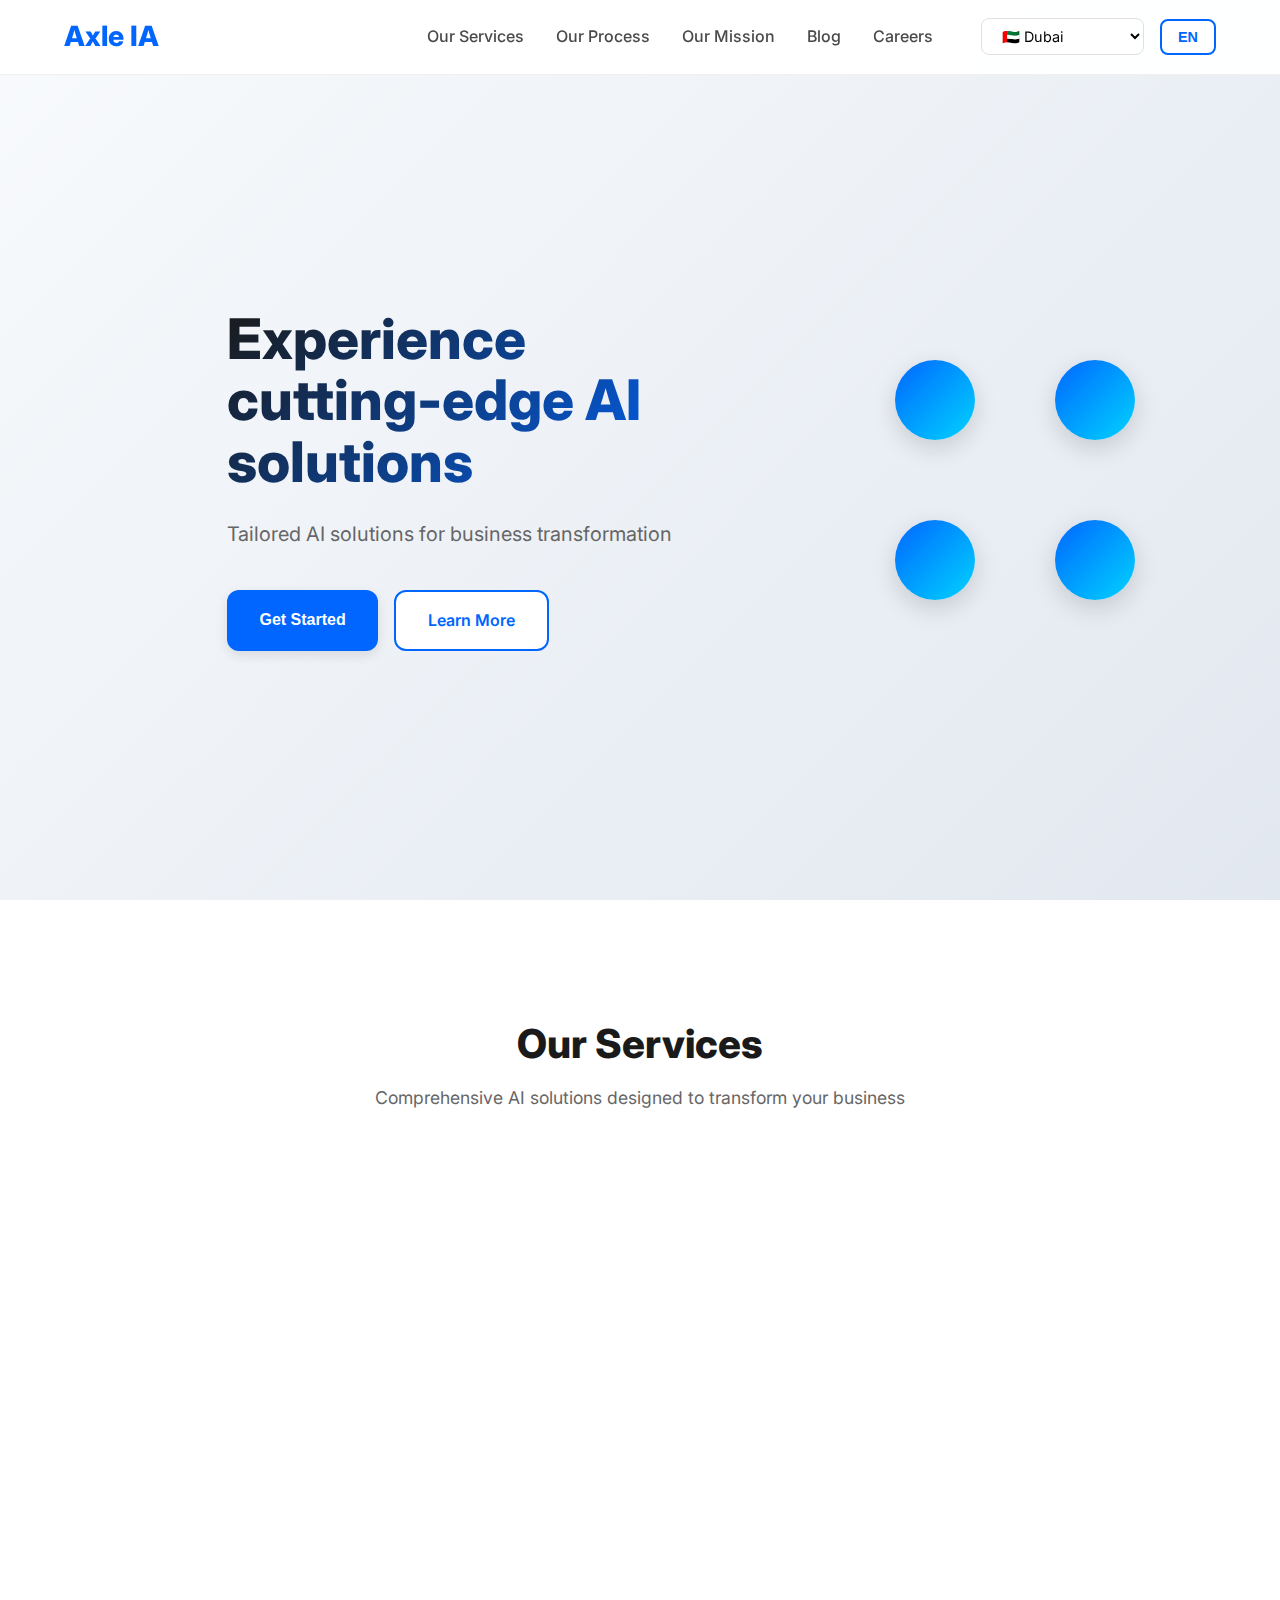
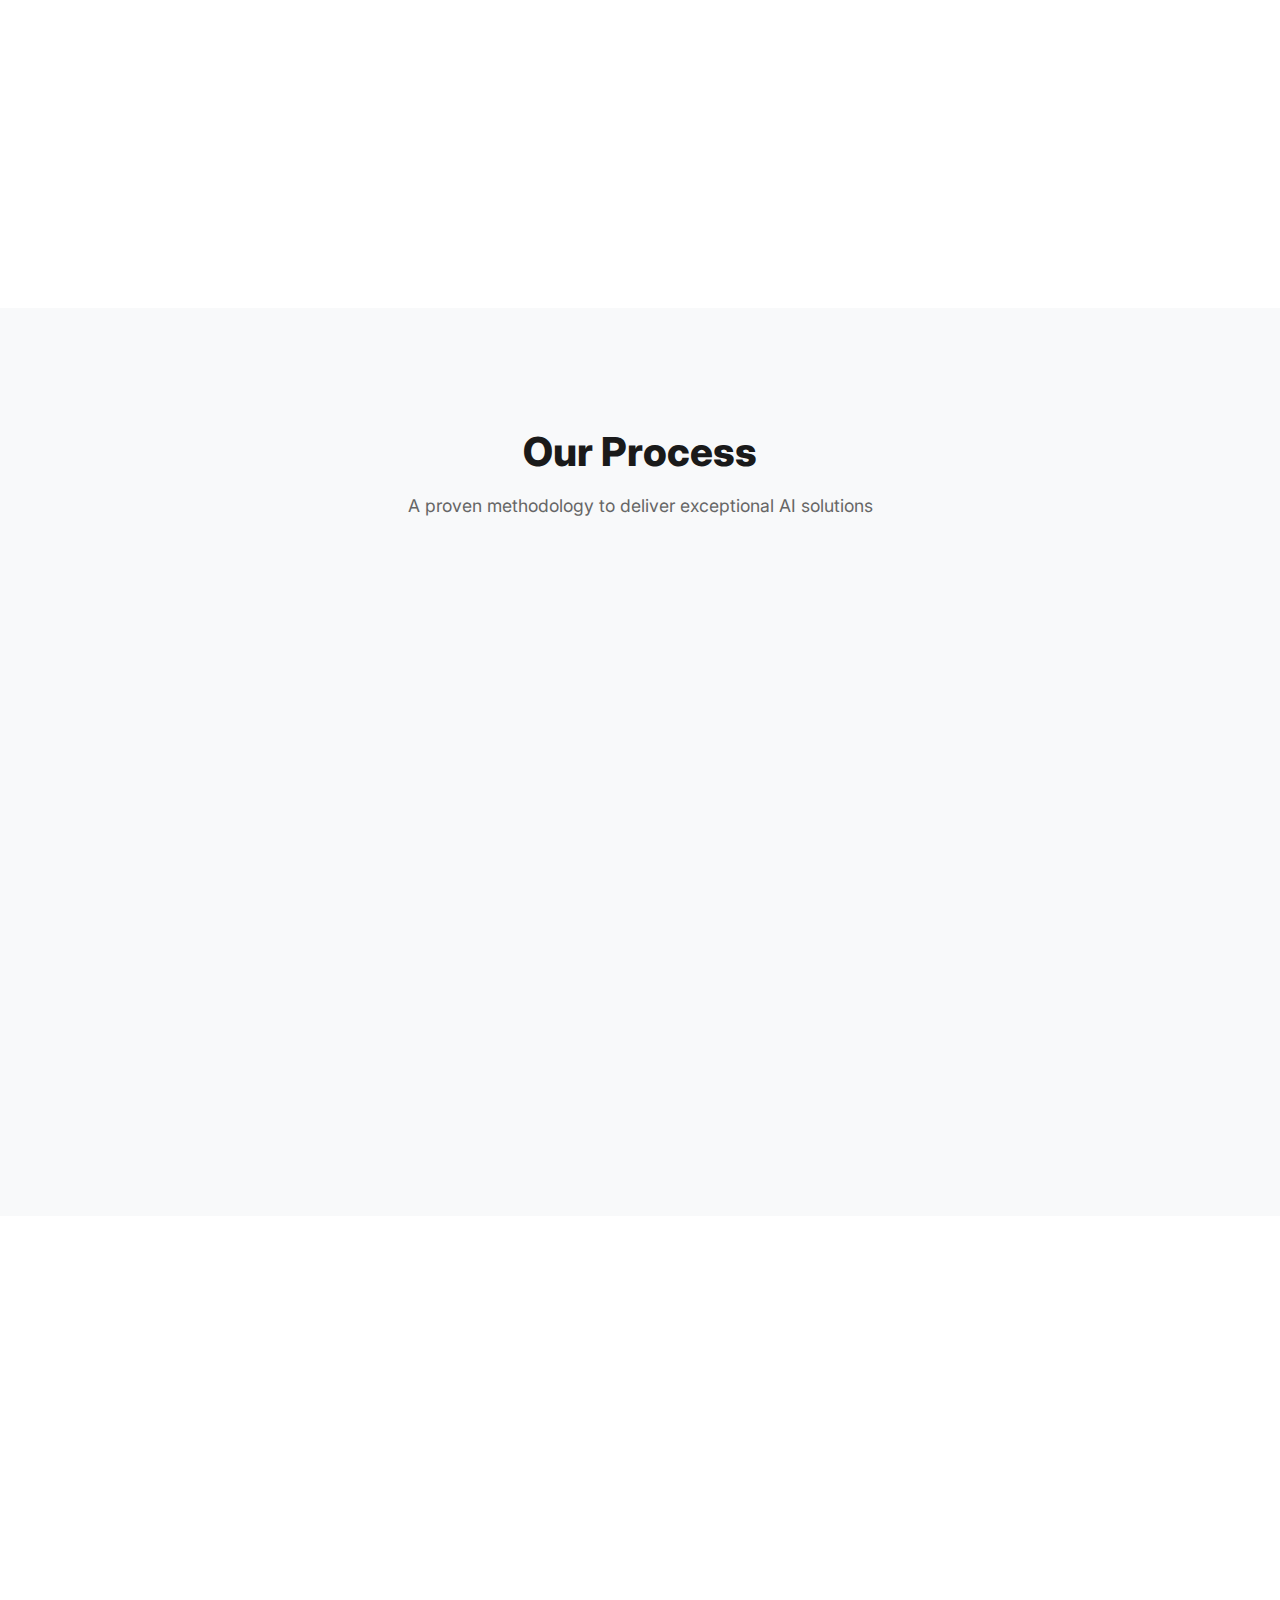
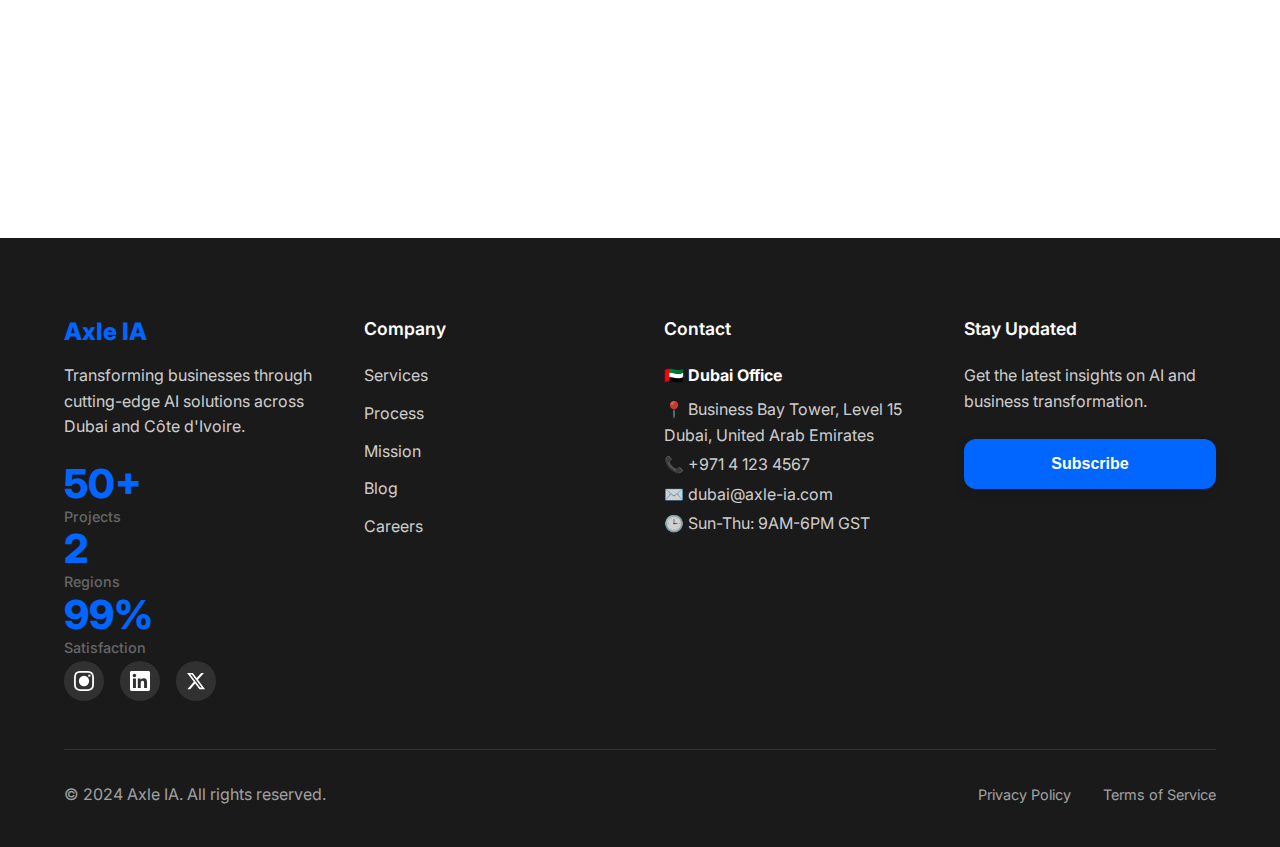
<file: index.html>
<!DOCTYPE html>
<html lang="en">
<head>
    <meta charset="UTF-8">
    <meta name="viewport" content="width=device-width, initial-scale=1.0">
    <meta name="description" content="Axle IA - Experience cutting-edge AI solutions tailored for business transformation. Dubai & Côte d'Ivoire.">
    <meta name="keywords" content="AI, Artificial Intelligence, Business Solutions, Automation, Chatbots, Digital Marketing, Dubai, Côte d'Ivoire">
    <meta name="author" content="Axle IA">
    <title>Axle IA - AI Solutions for Business</title>
    
    <!-- Styles -->
    <link rel="stylesheet" href="css/styles.css">
    <link rel="stylesheet" href="css/responsive.css">
    
    <!-- Fonts -->
    <link rel="preconnect" href="https://fonts.googleapis.com">
    <link rel="preconnect" href="https://fonts.gstatic.com" crossorigin>
    <link href="https://fonts.googleapis.com/css2?family=Inter:wght@300;400;500;600;700;800&display=swap" rel="stylesheet">
    
    <!-- Favicon -->
    <link rel="icon" type="image/x-icon" href="assets/favicon.ico">
</head>
<body>
    <!-- Navigation -->
    <header class="header">
        <nav class="navbar">
            <div class="container">
                <div class="nav-brand">
                    <h1 class="logo">Axle IA</h1>
                </div>
                
                <div class="nav-menu" id="navMenu">
                    <a href="#services" class="nav-link" data-translate="nav_services">Our Services</a>
                    <a href="#process" class="nav-link" data-translate="nav_process">Our Process</a>
                    <a href="#mission" class="nav-link" data-translate="nav_mission">Our Mission</a>
                    <a href="pages/blog.html" class="nav-link" data-translate="nav_blog">Blog</a>
                    <a href="pages/careers.html" class="nav-link" data-translate="nav_careers">Careers</a>
                    
                    <div class="nav-controls">
                        <select id="regionSelector" class="region-selector" aria-label="Select region">
                            <option value="dubai">🇦🇪 Dubai</option>
                            <option value="ci">🇨🇮 Côte d'Ivoire</option>
                        </select>
                        <button id="langToggle" class="lang-toggle" aria-label="Toggle language">EN</button>
                    </div>
                </div>
                
                <button class="nav-toggle" id="navToggle" aria-label="Toggle navigation">
                    <span class="hamburger-line"></span>
                    <span class="hamburger-line"></span>
                    <span class="hamburger-line"></span>
                </button>
            </div>
        </nav>
    </header>

    <!-- Main Content -->
    <main>
        <!-- Hero Section -->
        <section class="hero" id="hero">
            <!-- 3D Abstract Shapes -->
            <div class="shape-3d large" style="top: 10%; right: 15%; z-index: 1;"></div>
            <div class="shape-3d medium" style="top: 60%; right: 5%; z-index: 1;"></div>
            <div class="shape-3d small" style="top: 80%; right: 30%; z-index: 1;"></div>
            <div class="organic-shape" style="top: 20%; right: 40%; width: 150px; height: 150px; z-index: 1;"></div>
            <div class="organic-shape" style="top: 70%; right: 60%; width: 100px; height: 100px; z-index: 1;"></div>
            
            <div class="container">
                <div class="hero-content">
                    <h1 class="hero-title" data-translate="hero_title">
                        Experience cutting-edge AI solutions
                    </h1>
                    <p class="hero-subtitle" data-translate="hero_subtitle">
                        Tailored AI solutions for business transformation
                    </p>
                    <div class="hero-actions">
                        <button class="cta-button primary" id="getStartedBtn" data-translate="cta_button">
                            Get Started
                        </button>
                        <a href="#services" class="cta-button secondary" data-translate="learn_more">
                            Learn More
                        </a>
                    </div>
                </div>
                <div class="hero-visual">
                    <div class="hero-graphic">
                        <div class="ai-nodes">
                            <div class="node node-1"></div>
                            <div class="node node-2"></div>
                            <div class="node node-3"></div>
                            <div class="node node-4"></div>
                        </div>
                    </div>
                </div>
            </div>
        </section>

        <!-- Services Section -->
        <section class="services" id="services">
            <div class="container">
                <div class="section-header">
                    <h2 class="section-title" data-translate="services_title">Our Services</h2>
                    <p class="section-subtitle" data-translate="services_subtitle">
                        Comprehensive AI solutions designed to transform your business
                    </p>
                </div>
                
                <div class="services-grid">
                    <div class="service-card" data-aos="fade-up" data-aos-delay="100">
                        <div class="service-icon">
                            <svg width="48" height="48" viewBox="0 0 24 24" fill="none" xmlns="http://www.w3.org/2000/svg">
                                <path d="M12 2L2 7V17C2 17.55 2.45 18 3 18H21C21.55 18 22 17.55 22 17V7L12 2Z" stroke="currentColor" stroke-width="2" stroke-linecap="round" stroke-linejoin="round"/>
                                <path d="M12 22V12" stroke="currentColor" stroke-width="2" stroke-linecap="round" stroke-linejoin="round"/>
                                <path d="M12 12L2 7" stroke="currentColor" stroke-width="2" stroke-linecap="round" stroke-linejoin="round"/>
                                <path d="M12 12L22 7" stroke="currentColor" stroke-width="2" stroke-linecap="round" stroke-linejoin="round"/>
                            </svg>
                        </div>
                        <h3 class="service-title" data-translate="service_ai_agents">Tailored AI Agents</h3>
                        <p class="service-description" data-translate="service_ai_agents_desc">
                            Custom AI solutions designed specifically for your business needs and workflows
                        </p>
                    </div>

                    <div class="service-card" data-aos="fade-up" data-aos-delay="200">
                        <div class="service-icon">
                            <svg width="48" height="48" viewBox="0 0 24 24" fill="none" xmlns="http://www.w3.org/2000/svg">
                                <path d="M12 20V10" stroke="currentColor" stroke-width="2" stroke-linecap="round" stroke-linejoin="round"/>
                                <path d="M18 20V4" stroke="currentColor" stroke-width="2" stroke-linecap="round" stroke-linejoin="round"/>
                                <path d="M6 20V16" stroke="currentColor" stroke-width="2" stroke-linecap="round" stroke-linejoin="round"/>
                            </svg>
                        </div>
                        <h3 class="service-title" data-translate="service_automation">Smart Process Automation</h3>
                        <p class="service-description" data-translate="service_automation_desc">
                            Streamline your operations with intelligent automation that learns and adapts
                        </p>
                    </div>

                    <div class="service-card" data-aos="fade-up" data-aos-delay="300">
                        <div class="service-icon">
                            <svg width="48" height="48" viewBox="0 0 24 24" fill="none" xmlns="http://www.w3.org/2000/svg">
                                <path d="M21 15C21 15.5304 20.7893 16.0391 20.4142 16.4142C20.0391 16.7893 19.5304 17 19 17H7L3 21V5C3 4.46957 3.21071 3.96086 3.58579 3.58579C3.96086 3.21071 4.46957 3 5 3H19C19.5304 3 20.0391 3.21071 20.4142 3.58579C20.7893 3.96086 21 4.46957 21 5V15Z" stroke="currentColor" stroke-width="2" stroke-linecap="round" stroke-linejoin="round"/>
                            </svg>
                        </div>
                        <h3 class="service-title" data-translate="service_chatbot">Chatbot Development</h3>
                        <p class="service-description" data-translate="service_chatbot_desc">
                            Engage customers 24/7 with smart conversational AI that understands context
                        </p>
                    </div>

                    <div class="service-card" data-aos="fade-up" data-aos-delay="400">
                        <div class="service-icon">
                            <svg width="48" height="48" viewBox="0 0 24 24" fill="none" xmlns="http://www.w3.org/2000/svg">
                                <path d="M12 22C17.5228 22 22 17.5228 22 12C22 6.47715 17.5228 2 12 2C6.47715 2 2 6.47715 2 12C2 17.5228 6.47715 22 12 22Z" stroke="currentColor" stroke-width="2" stroke-linecap="round" stroke-linejoin="round"/>
                                <path d="M2 12H22" stroke="currentColor" stroke-width="2" stroke-linecap="round" stroke-linejoin="round"/>
                                <path d="M12 2C14.5013 4.73835 15.9228 8.29203 16 12C15.9228 15.708 14.5013 19.2616 12 22C9.49872 19.2616 8.07725 15.708 8 12C8.07725 8.29203 9.49872 4.73835 12 2Z" stroke="currentColor" stroke-width="2" stroke-linecap="round" stroke-linejoin="round"/>
                            </svg>
                        </div>
                        <h3 class="service-title" data-translate="service_marketing">Data-Driven Digital Marketing</h3>
                        <p class="service-description" data-translate="service_marketing_desc">
                            Optimize your marketing strategies with AI-powered insights and analytics
                        </p>
                    </div>

                    <div class="service-card" data-aos="fade-up" data-aos-delay="500">
                        <div class="service-icon">
                            <svg width="48" height="48" viewBox="0 0 24 24" fill="none" xmlns="http://www.w3.org/2000/svg">
                                <path d="M14.7 6.3C15.1 6.7 15.1 7.3 14.7 7.7L11.4 11L14.7 14.3C15.1 14.7 15.1 15.3 14.7 15.7C14.3 16.1 13.7 16.1 13.3 15.7L9.3 11.7C8.9 11.3 8.9 10.7 9.3 10.3L13.3 6.3C13.7 5.9 14.3 5.9 14.7 6.3Z" fill="currentColor"/>
                                <path d="M22 12C22 17.5228 17.5228 22 12 22C6.47715 22 2 17.5228 2 12C2 6.47715 6.47715 2 12 2C17.5228 2 22 6.47715 22 12Z" stroke="currentColor" stroke-width="2" fill="none"/>
                            </svg>
                        </div>
                        <h3 class="service-title" data-translate="service_integration">Seamless Integration</h3>
                        <p class="service-description" data-translate="service_integration_desc">
                            Integrate AI solutions smoothly into your existing systems and workflows
                        </p>
                    </div>
                </div>
            </div>
        </section>

        <!-- Process Section -->
        <section class="process" id="process">
            <div class="container">
                <div class="section-header">
                    <h2 class="section-title" data-translate="process_title">Our Process</h2>
                    <p class="section-subtitle" data-translate="process_subtitle">
                        A proven methodology to deliver exceptional AI solutions
                    </p>
                </div>
                
                <div class="process-timeline">
                    <div class="process-step" data-aos="fade-right" data-aos-delay="100">
                        <div class="step-number">1</div>
                        <div class="step-content">
                            <h3 class="step-title" data-translate="process_step1">Introductory Consultation</h3>
                            <p class="step-description" data-translate="process_step1_desc">
                                Understanding your unique business challenges, goals, and current technological landscape
                            </p>
                        </div>
                    </div>

                    <div class="process-step" data-aos="fade-left" data-aos-delay="200">
                        <div class="step-number">2</div>
                        <div class="step-content">
                            <h3 class="step-title" data-translate="process_step2">Tailored Strategy Development</h3>
                            <p class="step-description" data-translate="process_step2_desc">
                                Creating a customized AI implementation plan that aligns with your business objectives
                            </p>
                        </div>
                    </div>

                    <div class="process-step" data-aos="fade-right" data-aos-delay="300">
                        <div class="step-number">3</div>
                        <div class="step-content">
                            <h3 class="step-title" data-translate="process_step3">Seamless Implementation</h3>
                            <p class="step-description" data-translate="process_step3_desc">
                                Deploying AI solutions with minimal disruption to your existing operations
                            </p>
                        </div>
                    </div>

                    <div class="process-step" data-aos="fade-left" data-aos-delay="400">
                        <div class="step-number">4</div>
                        <div class="step-content">
                            <h3 class="step-title" data-translate="process_step4">Ongoing Support and Optimization</h3>
                            <p class="step-description" data-translate="process_step4_desc">
                                Continuous improvement, monitoring, and dedicated support to maximize ROI
                            </p>
                        </div>
                    </div>
                </div>
            </div>
        </section>

        <!-- Mission Section -->
        <section class="mission" id="mission">
            <div class="container">
                <div class="mission-content">
                    <div class="mission-text" data-aos="fade-up">
                        <h2 class="section-title" data-translate="mission_title">Our Mission</h2>
                        <h3 class="mission-statement" data-translate="mission_statement">
                            Helping businesses work smarter with AI
                        </h3>
                        <p class="mission-description" data-translate="mission_description">
                            We empower companies through AI technologies, making innovation accessible to businesses of all sizes. 
                            Our goal is to bridge the gap between cutting-edge artificial intelligence and practical business solutions.
                        </p>
                        <div class="mission-stats">
                            <div class="stat">
                                <span class="stat-number">50+</span>
                                <span class="stat-label" data-translate="stat_projects">Projects Delivered</span>
                            </div>
                            <div class="stat">
                                <span class="stat-number">2</span>
                                <span class="stat-label" data-translate="stat_regions">Regions Served</span>
                            </div>
                            <div class="stat">
                                <span class="stat-number">99%</span>
                                <span class="stat-label" data-translate="stat_satisfaction">Client Satisfaction</span>
                            </div>
                        </div>
                    </div>
                    <div class="mission-visual" data-aos="fade-up" data-aos-delay="200">
                        <div class="globe-container">
                            <div class="globe">
                                <div class="globe-inner"></div>
                            </div>
                        </div>
                    </div>
                </div>
            </div>
        </section>
    </main>

    <!-- Footer -->
    <footer class="footer">
        <div class="container">
            <div class="footer-content">
                <div class="footer-section">
                    <h3 class="footer-title">Axle IA</h3>
                    <p class="footer-description" data-translate="footer_description">
                        Transforming businesses through cutting-edge AI solutions across Dubai and Côte d'Ivoire.
                    </p>
                    <div class="footer-stats">
                        <div class="footer-stat">
                            <span class="stat-number">50+</span>
                            <span class="stat-label" data-translate="footer_stat_projects">Projects</span>
                        </div>
                        <div class="footer-stat">
                            <span class="stat-number">2</span>
                            <span class="stat-label" data-translate="footer_stat_regions">Regions</span>
                        </div>
                        <div class="footer-stat">
                            <span class="stat-number">99%</span>
                            <span class="stat-label" data-translate="footer_stat_satisfaction">Satisfaction</span>
                        </div>
                    </div>
                    <div class="social-links">
                        <a href="https://instagram.com/axle.ia" target="_blank" rel="noopener noreferrer" aria-label="Instagram">
                            <svg width="20" height="20" viewBox="0 0 24 24" fill="currentColor">
                                <path d="M12 2.163c3.204 0 3.584.012 4.85.07 3.252.148 4.771 1.691 4.919 4.919.058 1.265.069 1.645.069 4.849 0 3.205-.012 3.584-.069 4.849-.149 3.225-1.664 4.771-4.919 4.919-1.266.058-1.644.07-4.85.07-3.204 0-3.584-.012-4.849-.07-3.26-.149-4.771-1.699-4.919-4.92-.058-1.265-.07-1.644-.07-4.849 0-3.204.013-3.583.07-4.849.149-3.227 1.664-4.771 4.919-4.919 1.266-.057 1.645-.069 4.849-.069zm0-2.163c-3.259 0-3.667.014-4.947.072-4.358.2-6.78 2.618-6.98 6.98-.059 1.281-.073 1.689-.073 4.948 0 3.259.014 3.668.072 4.948.2 4.358 2.618 6.78 6.98 6.98 1.281.058 1.689.072 4.948.072 3.259 0 3.668-.014 4.948-.072 4.354-.2 6.782-2.618 6.979-6.98.059-1.28.073-1.689.073-4.948 0-3.259-.014-3.667-.072-4.947-.196-4.354-2.617-6.78-6.979-6.98-1.281-.059-1.69-.073-4.949-.073zM5.838 12a6.162 6.162 0 1112.324 0 6.162 6.162 0 01-12.324 0zM12 16a4 4 0 110-8 4 4 0 010 8zm4.965-10.405a1.44 1.44 0 112.881.001 1.44 1.44 0 01-2.881-.001z"/>
                            </svg>
                        </a>
                        <a href="https://linkedin.com/company/axle-ia" target="_blank" rel="noopener noreferrer" aria-label="LinkedIn">
                            <svg width="20" height="20" viewBox="0 0 24 24" fill="currentColor">
                                <path d="M20.447 20.452h-3.554v-5.569c0-1.328-.027-3.037-1.852-3.037-1.853 0-2.136 1.445-2.136 2.939v5.667H9.351V9h3.414v1.561h.046c.477-.9 1.637-1.85 3.37-1.85 3.601 0 4.267 2.37 4.267 5.455v6.286zM5.337 7.433c-1.144 0-2.063-.926-2.063-2.065 0-1.138.92-2.063 2.063-2.063 1.14 0 2.064.925 2.064 2.063 0 1.139-.925 2.065-2.064 2.065zm1.782 13.019H3.555V9h3.564v11.452zM22.225 0H1.771C.792 0 0 .774 0 1.729v20.542C0 23.227.792 24 1.771 24h20.451C23.2 24 24 23.227 24 22.271V1.729C24 .774 23.2 0 22.222 0h.003z"/>
                            </svg>
                        </a>
                        <a href="https://twitter.com/axle_ia" target="_blank" rel="noopener noreferrer" aria-label="Twitter">
                            <svg width="20" height="20" viewBox="0 0 24 24" fill="currentColor">
                                <path d="M18.244 2.25h3.308l-7.227 8.26 8.502 11.24H16.17l-5.214-6.817L4.99 21.75H1.68l7.73-8.835L1.254 2.25H8.08l4.713 6.231zm-1.161 17.52h1.833L7.084 4.126H5.117z"/>
                            </svg>
                        </a>
                    </div>
                </div>

                <div class="footer-section">
                    <h4 class="footer-section-title" data-translate="footer_company">Company</h4>
                    <ul class="footer-links">
                        <li><a href="#services" data-translate="footer_services">Services</a></li>
                        <li><a href="#process" data-translate="footer_process">Process</a></li>
                        <li><a href="#mission" data-translate="footer_mission">Mission</a></li>
                        <li><a href="pages/blog.html" data-translate="footer_blog">Blog</a></li>
                        <li><a href="pages/careers.html" data-translate="footer_careers">Careers</a></li>
                    </ul>
                </div>

                <div class="footer-section">
                    <h4 class="footer-section-title" data-translate="footer_contact">Contact</h4>
                    <div class="contact-info">
                        <div class="region-specific dubai-content">
                            <div class="contact-location">
                                <strong>🇦🇪 Dubai Office</strong>
                                <p>📍 Business Bay Tower, Level 15<br>Dubai, United Arab Emirates</p>
                                <p>📞 +971 4 123 4567</p>
                                <p>✉️ dubai@axle-ia.com</p>
                                <p>🕒 Sun-Thu: 9AM-6PM GST</p>
                            </div>
                        </div>
                        <div class="region-specific ci-content" style="display: none;">
                            <div class="contact-location">
                                <strong>🇨🇮 Côte d'Ivoire Office</strong>
                                <p>📍 Plateau, Tour ECOBANK, 8ème étage<br>Abidjan, Côte d'Ivoire</p>
                                <p>📞 +225 27 20 25 85 90</p>
                                <p>✉️ abidjan@axle-ia.com</p>
                                <p>🕒 Lun-Ven: 8H-17H GMT</p>
                            </div>
                        </div>
                    </div>
                </div>

                <div class="footer-section">
                    <h4 class="footer-section-title" data-translate="footer_newsletter">Stay Updated</h4>
                    <p class="newsletter-description" data-translate="newsletter_description">
                        Get the latest insights on AI and business transformation.
                    </p>
                    <button class="cta-button primary newsletter-btn" id="newsletterBtn" data-translate="newsletter_button">
                        Subscribe
                    </button>
                </div>
            </div>

            <div class="footer-bottom">
                <div class="footer-bottom-content">
                    <p class="copyright" data-translate="footer_copyright">
                        © 2024 Axle IA. All rights reserved.
                    </p>
                    <div class="footer-bottom-links">
                        <a href="#" data-translate="privacy_policy">Privacy Policy</a>
                        <a href="#" data-translate="terms_service">Terms of Service</a>
                    </div>
                </div>
            </div>
        </div>
    </footer>

    <!-- Contact Modal -->
    <div id="contactModal" class="modal">
        <div class="modal-content">
            <div class="modal-header">
                <h3 data-translate="modal_title">Get Started with Axle IA</h3>
                <button class="modal-close" id="closeModal" aria-label="Close modal">&times;</button>
            </div>
            <form id="contactForm" class="contact-form enhanced-form">
                <!-- Informations de Base -->
                <div class="form-section">
                    <h4 class="form-section-title" data-translate="form_section_basic">📋 Informations de Base</h4>
                    
                    <div class="form-row">
                        <div class="form-group">
                            <label for="name" data-translate="form_name">Nom complet</label>
                            <input type="text" id="name" name="name" required placeholder="Ex: Jean Dupont">
                        </div>
                        <div class="form-group">
                            <label for="email" data-translate="form_email">Email professionnel</label>
                            <input type="email" id="email" name="email" required placeholder="Ex: jean.dupont@entreprise.com">
                        </div>
                    </div>
                    
                    <div class="form-row">
                        <div class="form-group">
                            <label for="company" data-translate="form_company">Entreprise</label>
                            <input type="text" id="company" name="company" required placeholder="Ex: Tech Solutions SARL">
                        </div>
                        <div class="form-group">
                            <label for="jobTitle" data-translate="form_position">Poste/Fonction</label>
                            <input type="text" id="jobTitle" name="jobTitle" placeholder="Ex: Directeur Général">
                        </div>
                    </div>
                    
                    <div class="form-group">
                        <label for="phone" data-translate="form_phone">Téléphone</label>
                        <input type="tel" id="phone" name="phone" placeholder="Ex: +971 50 123 4567">
                    </div>
                </div>

                <!-- Besoins Business -->
                <div class="form-section">
                    <h4 class="form-section-title" data-translate="form_section_business">🎯 Besoins Business</h4>
                    
                    <div class="form-group">
                        <label for="objective" data-translate="form_objective">Objectif principal</label>
                        <select id="objective" name="objective" required>
                            <option value="" data-translate="form_select_objective">Sélectionnez votre objectif</option>
                            <option value="automation" data-translate="form_obj_automation">Automatisation des processus</option>
                            <option value="chatbot" data-translate="form_obj_chatbot">Chatbot client</option>
                            <option value="data-analysis" data-translate="form_obj_data">Analyse de données IA</option>
                            <option value="marketing" data-translate="form_obj_marketing">Marketing digital IA</option>
                            <option value="custom" data-translate="form_obj_custom">Solution personnalisée</option>
                            <option value="other" data-translate="form_obj_other">Autre</option>
                        </select>
                    </div>
                    
                    <div class="form-group" id="customObjectiveGroup" style="display: none;">
                        <label for="customObjective" data-translate="form_custom_objective">Précisez votre objectif</label>
                        <input type="text" id="customObjective" name="customObjective" placeholder="Décrivez votre besoin spécifique">
                    </div>
                    
                    <div class="form-row">
                        <div class="form-group">
                            <label for="companySize" data-translate="form_company_size">Taille d'entreprise</label>
                            <select id="companySize" name="companySize" required>
                                <option value="" data-translate="form_select_size">Sélectionnez la taille</option>
                                <option value="startup" data-translate="form_size_startup">Startup (1-10 employés)</option>
                                <option value="sme" data-translate="form_size_sme">PME (11-50 employés)</option>
                                <option value="medium" data-translate="form_size_medium">Moyenne entreprise (51-200)</option>
                                <option value="large" data-translate="form_size_large">Grande entreprise (200+)</option>
                            </select>
                        </div>
                        <div class="form-group">
                            <label for="budget" data-translate="form_budget">Budget mensuel envisagé</label>
                            <select id="budget" name="budget" required>
                                <option value="" data-translate="form_select_budget">Sélectionnez votre budget</option>
                                <option value="under-1k" data-translate="form_budget_1k">< 1,000€</option>
                                <option value="1k-5k" data-translate="form_budget_1k5k">1,000€ - 5,000€</option>
                                <option value="5k-15k" data-translate="form_budget_5k15k">5,000€ - 15,000€</option>
                                <option value="15k-50k" data-translate="form_budget_15k50k">15,000€ - 50,000€</option>
                                <option value="over-50k" data-translate="form_budget_50k">+ 50,000€</option>
                                <option value="discuss" data-translate="form_budget_discuss">À discuter</option>
                            </select>
                        </div>
                    </div>
                </div>

                <!-- Questions pour budgets élevés -->
                <div class="form-section" id="decisionMakerSection" style="display: none;">
                    <div class="form-group">
                        <label for="decisionMaker" data-translate="form_decision_maker">Êtes-vous le décideur final pour ce projet ?</label>
                        <select id="decisionMaker" name="decisionMaker">
                            <option value="" data-translate="form_select_decision">Sélectionnez</option>
                            <option value="yes" data-translate="form_decision_yes">Oui, je suis le décideur</option>
                            <option value="partial" data-translate="form_decision_partial">Partiellement, j'influence la décision</option>
                            <option value="no" data-translate="form_decision_no">Non, je dois consulter d'autres personnes</option>
                        </select>
                    </div>
                </div>

                <!-- Urgence -->
                <div class="form-section">
                    <h4 class="form-section-title" data-translate="form_section_timing">⏰ Urgence & Timing</h4>
                    
                    <div class="form-group">
                        <label for="timeline" data-translate="form_timeline">Quand souhaitez-vous démarrer ?</label>
                        <select id="timeline" name="timeline" required>
                            <option value="" data-translate="form_select_timeline">Sélectionnez votre urgence</option>
                            <option value="immediate" data-translate="form_timeline_immediate">Immédiatement</option>
                            <option value="month" data-translate="form_timeline_month">Dans le mois</option>
                            <option value="quarter" data-translate="form_timeline_quarter">Dans 2-3 mois</option>
                            <option value="semester" data-translate="form_timeline_semester">Dans 6 mois</option>
                            <option value="undefined" data-translate="form_timeline_undefined">Pas encore défini</option>
                        </select>
                    </div>
                    
                    <!-- Champ conditionnel pour urgence immédiate -->
                    <div class="form-group" id="urgentCallSection" style="display: none;">
                        <label for="preferredCallTime" data-translate="form_call_time">Meilleur créneau pour un appel</label>
                        <select id="preferredCallTime" name="preferredCallTime">
                            <option value="" data-translate="form_select_call">Sélectionnez un créneau</option>
                            <option value="morning" data-translate="form_call_morning">Matin (9h-12h)</option>
                            <option value="afternoon" data-translate="form_call_afternoon">Après-midi (14h-17h)</option>
                            <option value="evening" data-translate="form_call_evening">Fin de journée (17h-19h)</option>
                            <option value="flexible" data-translate="form_call_flexible">Flexible</option>
                        </select>
                    </div>
                </div>

                <!-- Message personnalisé -->
                <div class="form-section">
                    <h4 class="form-section-title" data-translate="form_section_message">💬 Message Personnalisé</h4>
                    
                    <div class="form-group">
                        <label for="message" data-translate="form_message">Décrivez votre projet ou défi actuel</label>
                        <textarea id="message" name="message" rows="4" 
                            placeholder="Ex: Nous souhaitons automatiser notre service client et réduire les temps de réponse..." 
                            data-translate-placeholder="form_message_placeholder"></textarea>
                    </div>
                </div>

                <!-- Champs cachés pour tracking -->
                <input type="hidden" id="pageSource" name="pageSource" value="">
                <input type="hidden" id="timeOnSite" name="timeOnSite" value="">
                <input type="hidden" id="pagesVisited" name="pagesVisited" value="">
                <input type="hidden" id="userAgent" name="userAgent" value="">
                <input type="hidden" id="referrer" name="referrer" value="">

                <button type="submit" class="btn-primary submit-button enhanced-submit" data-translate="form_submit">
                    <span class="submit-text">Démarrer mon projet IA</span>
                    <span class="submit-loader" style="display: none;">⏳ Envoi en cours...</span>
                </button>
                
                <p class="form-privacy" data-translate="form_privacy">
                    🔒 Vos données sont sécurisées et ne seront jamais partagées avec des tiers.
                </p>
            </form>
        </div>
    </div>

    <!-- Scripts -->
    <script src="js/main.js"></script>
    <script src="js/translations.js"></script>
    <script src="js/clickup-integration.js"></script>
</body>
</html>
</file>
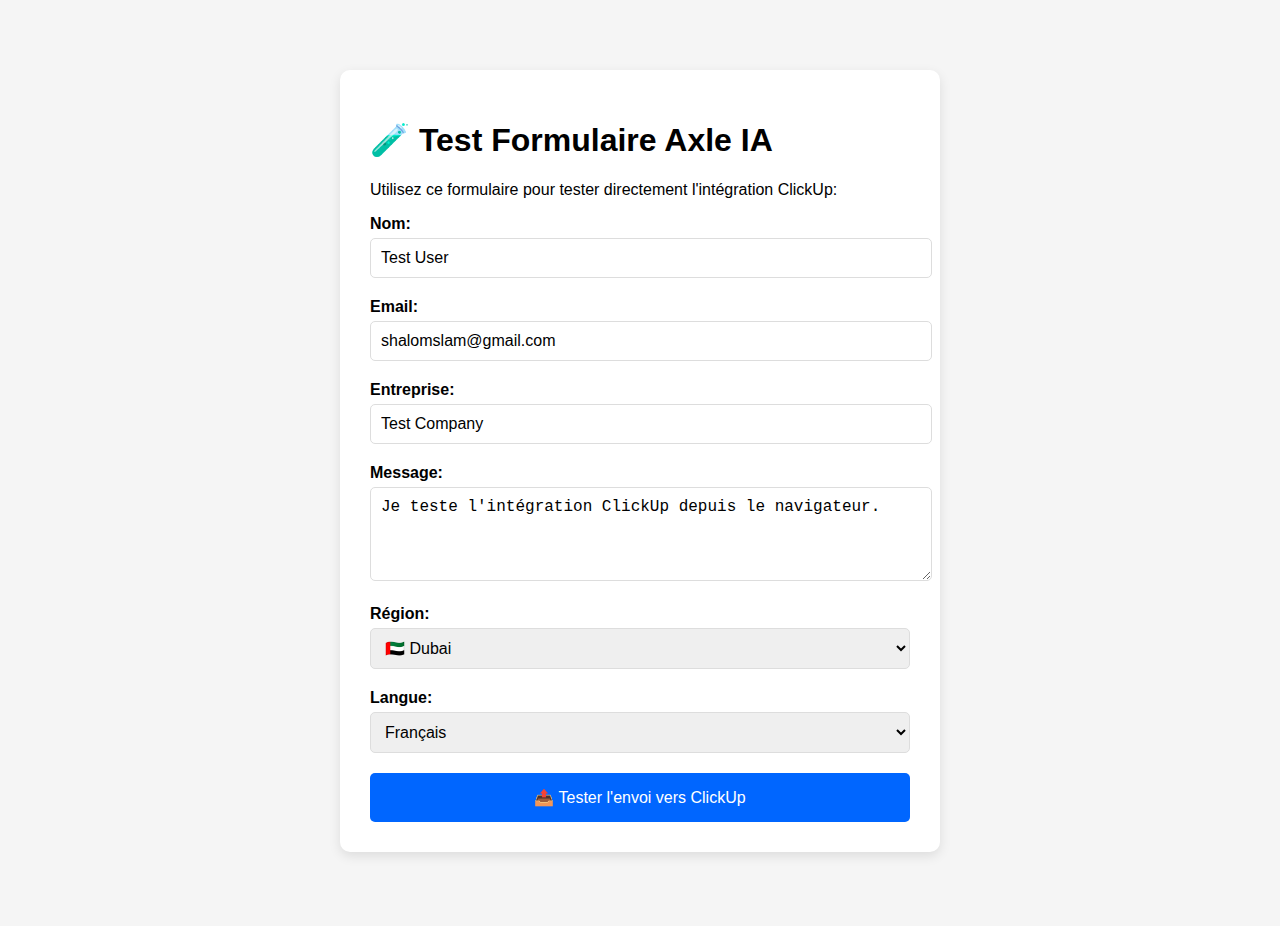
<file: test-browser.html>
<!DOCTYPE html>
<html lang="fr">
<head>
    <meta charset="UTF-8">
    <meta name="viewport" content="width=device-width, initial-scale=1.0">
    <title>Test Formulaire Axle IA</title>
    <style>
        body {
            font-family: Arial, sans-serif;
            max-width: 600px;
            margin: 50px auto;
            padding: 20px;
            background: #f5f5f5;
        }
        .test-form {
            background: white;
            padding: 30px;
            border-radius: 10px;
            box-shadow: 0 4px 12px rgba(0,0,0,0.1);
        }
        .form-group {
            margin-bottom: 20px;
        }
        label {
            display: block;
            margin-bottom: 5px;
            font-weight: bold;
        }
        input, textarea, select {
            width: 100%;
            padding: 10px;
            border: 1px solid #ddd;
            border-radius: 5px;
            font-size: 16px;
        }
        button {
            background: #0066ff;
            color: white;
            padding: 15px 30px;
            border: none;
            border-radius: 5px;
            font-size: 16px;
            cursor: pointer;
            width: 100%;
        }
        button:hover {
            background: #0052cc;
        }
        .result {
            margin-top: 20px;
            padding: 15px;
            border-radius: 5px;
        }
        .success {
            background: #d4edda;
            color: #155724;
            border: 1px solid #c3e6cb;
        }
        .error {
            background: #f8d7da;
            color: #721c24;
            border: 1px solid #f5c6cb;
        }
        .info {
            background: #d1ecf1;
            color: #0c5460;
            border: 1px solid #bee5eb;
        }
    </style>
</head>
<body>
    <div class="test-form">
        <h1>🧪 Test Formulaire Axle IA</h1>
        <p>Utilisez ce formulaire pour tester directement l'intégration ClickUp:</p>
        
        <form id="testForm">
            <div class="form-group">
                <label for="name">Nom:</label>
                <input type="text" id="name" name="name" value="Test User" required>
            </div>
            
            <div class="form-group">
                <label for="email">Email:</label>
                <input type="email" id="email" name="email" value="shalomslam@gmail.com" required>
            </div>
            
            <div class="form-group">
                <label for="company">Entreprise:</label>
                <input type="text" id="company" name="company" value="Test Company">
            </div>
            
            <div class="form-group">
                <label for="message">Message:</label>
                <textarea id="message" name="message" rows="4" required>Je teste l'intégration ClickUp depuis le navigateur.</textarea>
            </div>
            
            <div class="form-group">
                <label for="region">Région:</label>
                <select id="region" name="region">
                    <option value="dubai">🇦🇪 Dubai</option>
                    <option value="ci">🇨🇮 Côte d'Ivoire</option>
                </select>
            </div>
            
            <div class="form-group">
                <label for="language">Langue:</label>
                <select id="language" name="language">
                    <option value="fr">Français</option>
                    <option value="en">English</option>
                </select>
            </div>
            
            <button type="submit">📤 Tester l'envoi vers ClickUp</button>
        </form>
        
        <div id="result"></div>
    </div>

    <script>
        // Configuration ClickUp
        const CLICKUP_CONFIG = {
            apiToken: 'pk_94556145_BWG3ZC5IY0BWJC5B8ZSGPAMHCBBEHMLH',
            lists: {
                contactsDubai: '901510840930',
                contactsCI: '901510840917'
            },
            apiUrl: 'https://api.clickup.com/api/v2'
        };

        document.getElementById('testForm').addEventListener('submit', async function(e) {
            e.preventDefault();
            
            const resultDiv = document.getElementById('result');
            resultDiv.innerHTML = '<div class="info">📤 Envoi en cours...</div>';
            
            // Collecter les données
            const formData = {
                name: document.getElementById('name').value,
                email: document.getElementById('email').value,
                company: document.getElementById('company').value,
                message: document.getElementById('message').value,
                region: document.getElementById('region').value,
                language: document.getElementById('language').value
            };
            
            console.log('📋 Données formulaire:', formData);
            
            try {
                // Déterminer la liste
                const listId = formData.region === 'dubai' 
                    ? CLICKUP_CONFIG.lists.contactsDubai 
                    : CLICKUP_CONFIG.lists.contactsCI;
                
                // Créer la tâche
                const taskData = {
                    name: `🚀 Test Navigateur: ${formData.name} - ${formData.company}`,
                    description: `
**🌐 TEST DEPUIS LE NAVIGATEUR**

**👤 Informations:**
- **Nom:** ${formData.name}
- **Email:** ${formData.email}
- **Entreprise:** ${formData.company}
- **Région:** ${formData.region}
- **Langue:** ${formData.language}

**💬 Message:**
${formData.message}

**📅 Testé le:** ${new Date().toLocaleString('fr-FR')}
**🌐 Source:** Test direct navigateur
                    `,
                    tags: ['test-navigateur', formData.region, formData.language],
                    priority: 3
                };
                
                console.log('📤 Envoi vers liste:', listId);
                console.log('📋 Données tâche:', taskData);
                
                const response = await fetch(`${CLICKUP_CONFIG.apiUrl}/list/${listId}/task`, {
                    method: 'POST',
                    headers: {
                        'Authorization': CLICKUP_CONFIG.apiToken,
                        'Content-Type': 'application/json'
                    },
                    body: JSON.stringify(taskData)
                });
                
                console.log('📡 Statut réponse:', response.status);
                
                if (response.ok) {
                    const result = await response.json();
                    console.log('✅ Succès:', result);
                    
                    resultDiv.innerHTML = `
                        <div class="success">
                            <h3>✅ Succès !</h3>
                            <p><strong>Tâche créée avec l'ID:</strong> ${result.id}</p>
                            <p><strong>URL:</strong> <a href="${result.url}" target="_blank">${result.url}</a></p>
                            <p><strong>Liste:</strong> ${formData.region === 'dubai' ? 'Contacts Dubai' : 'Contacts CI'}</p>
                            <p><strong>Localisation ClickUp:</strong> Virtual Office > CRM > ${formData.region === 'dubai' ? 'Contacts Dubai' : 'Contacts CI'}</p>
                        </div>
                    `;
                } else {
                    const errorData = await response.json();
                    console.error('❌ Erreur:', errorData);
                    
                    resultDiv.innerHTML = `
                        <div class="error">
                            <h3>❌ Erreur</h3>
                            <p><strong>Status:</strong> ${response.status}</p>
                            <p><strong>Erreur:</strong> ${JSON.stringify(errorData)}</p>
                        </div>
                    `;
                }
            } catch (error) {
                console.error('❌ Erreur réseau:', error);
                resultDiv.innerHTML = `
                    <div class="error">
                        <h3>❌ Erreur Réseau</h3>
                        <p>${error.message}</p>
                    </div>
                `;
            }
        });
    </script>
</body>
</html>
</file>
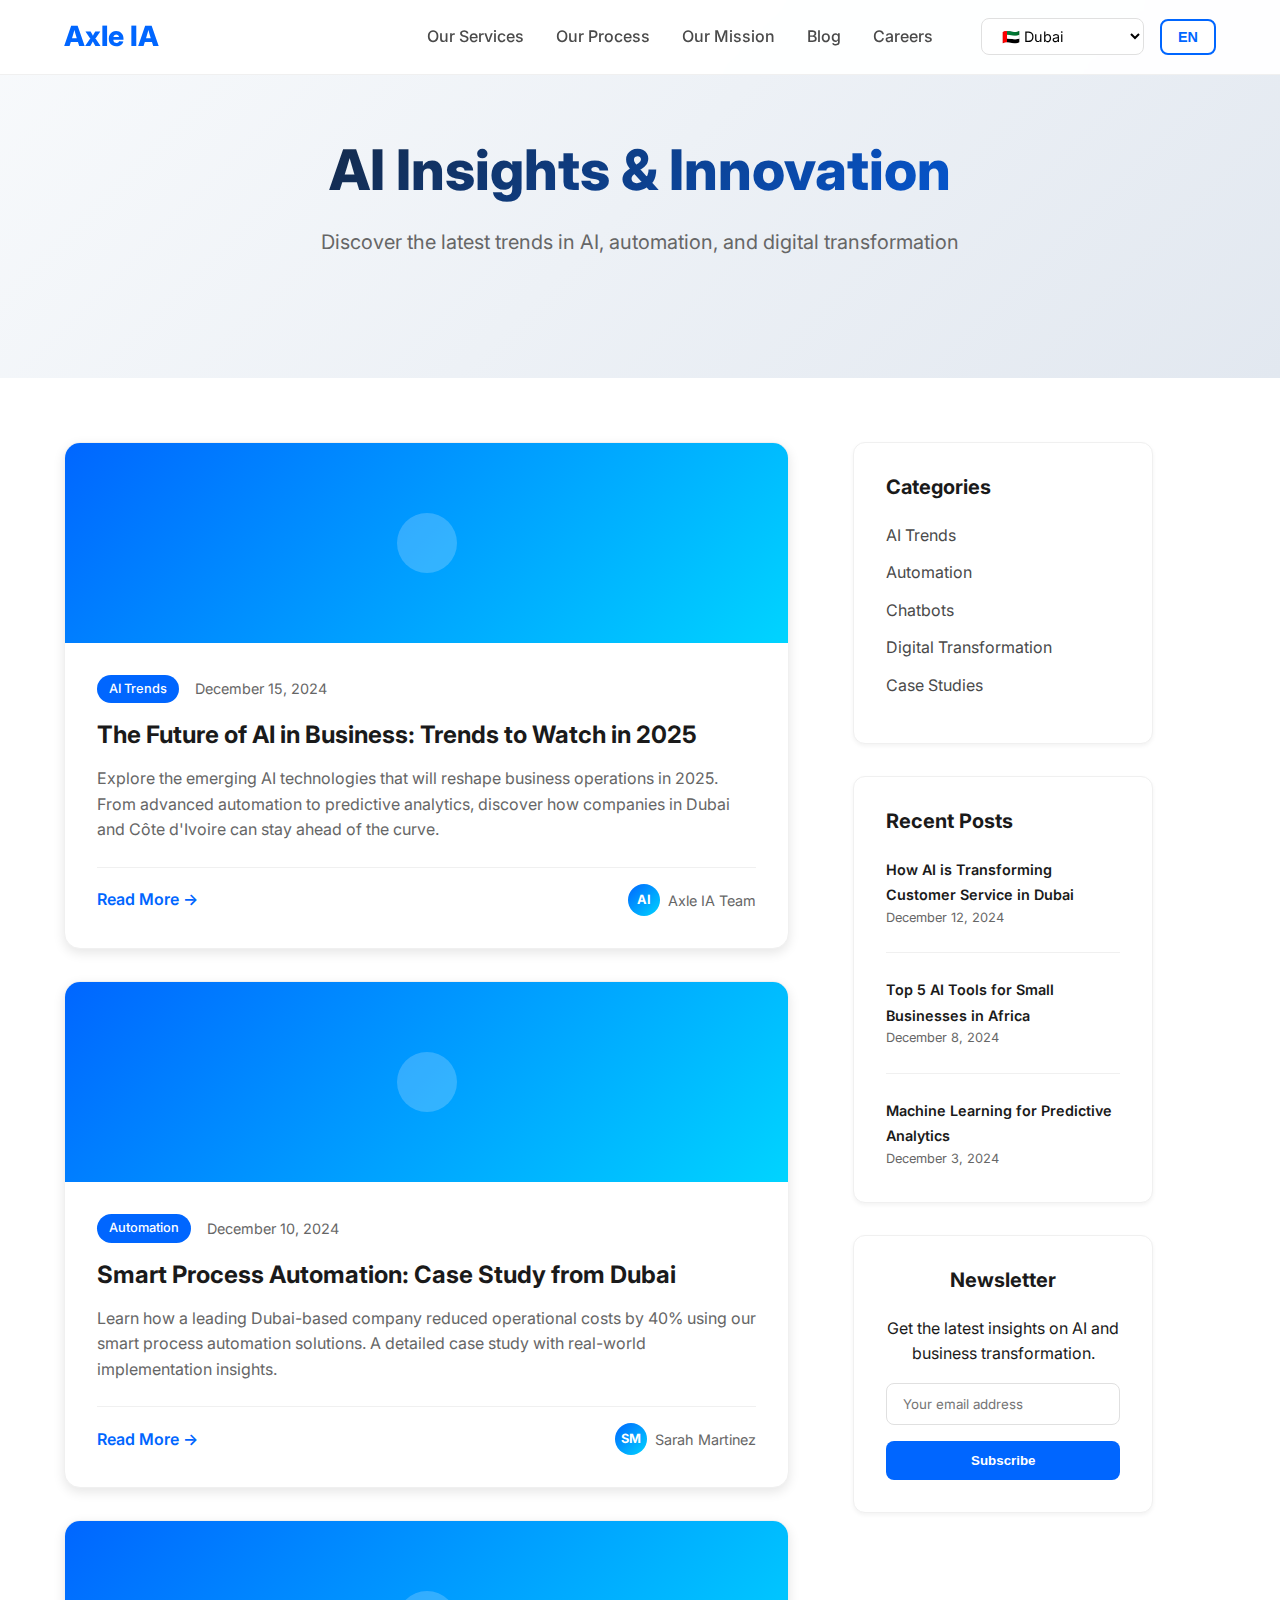
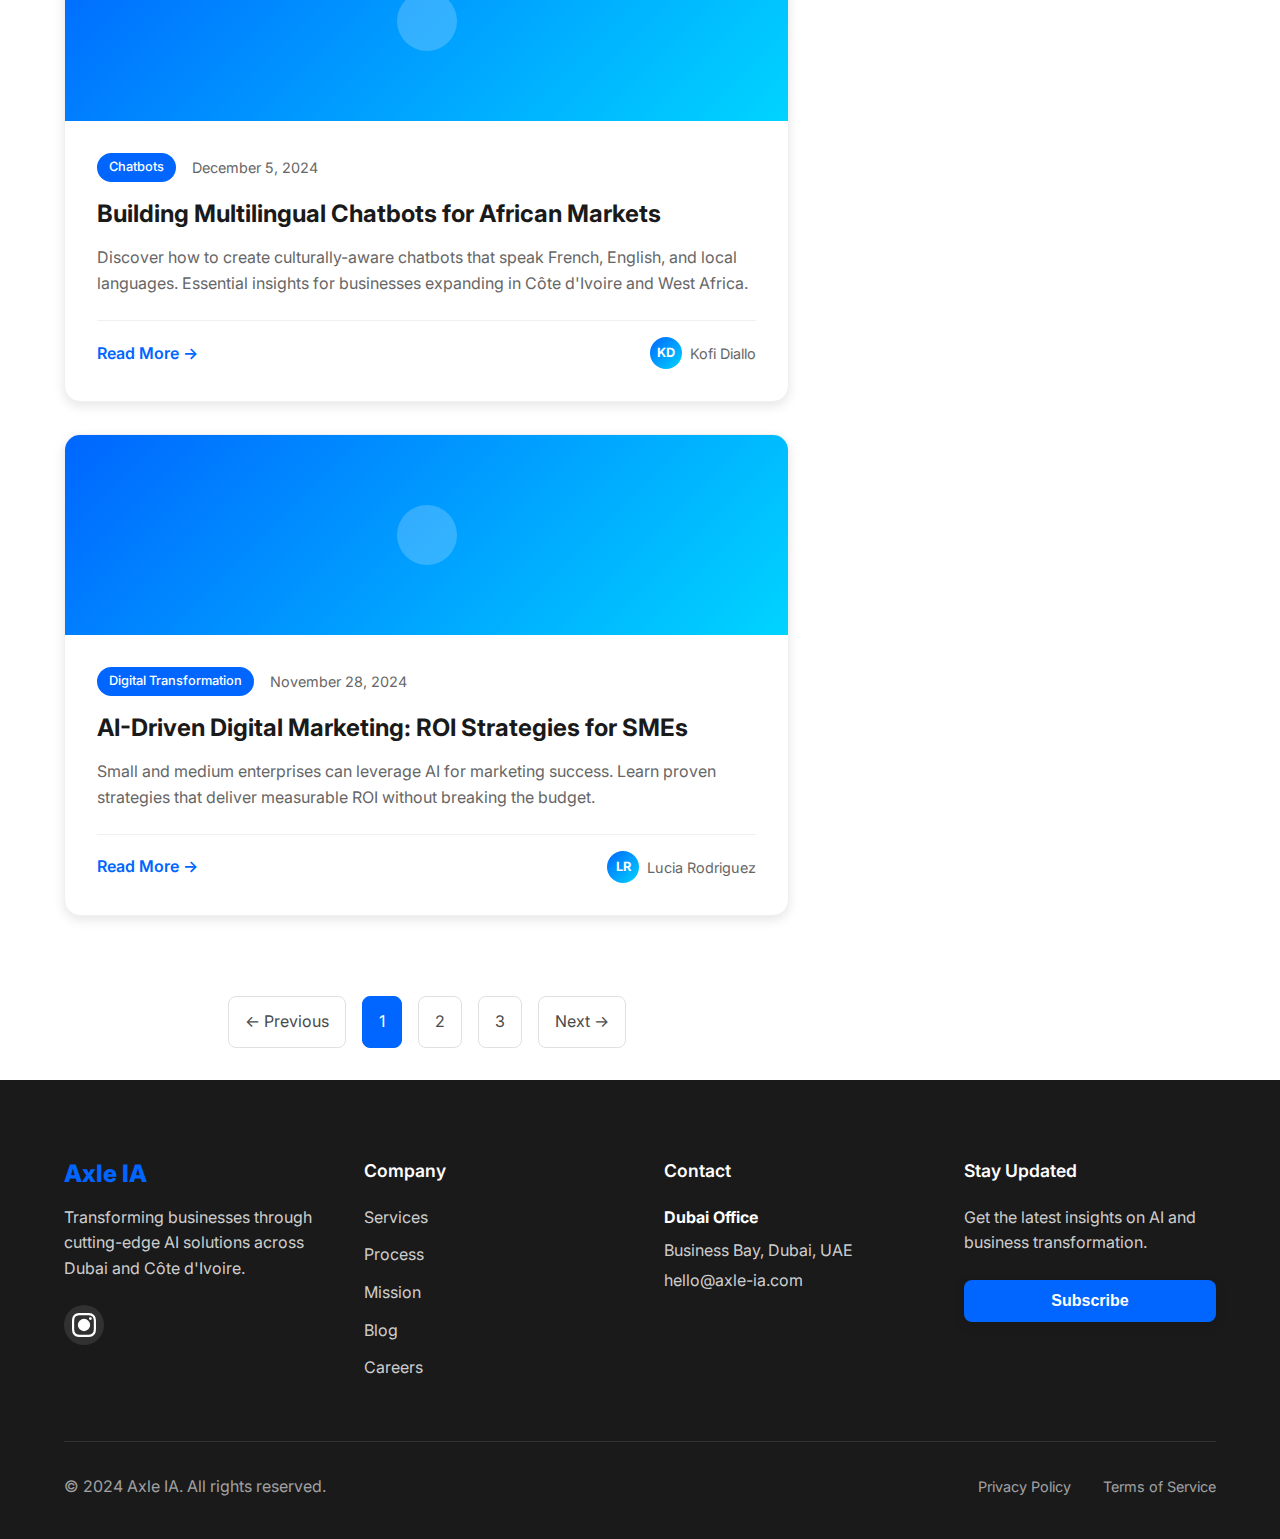
<file: pages/blog.html>
<!DOCTYPE html>
<html lang="en">
<head>
    <meta charset="UTF-8">
    <meta name="viewport" content="width=device-width, initial-scale=1.0">
    <meta name="description" content="Axle IA Blog - Latest insights on AI, business automation, and digital transformation in Dubai and Côte d'Ivoire.">
    <meta name="keywords" content="AI Blog, Artificial Intelligence, Business Automation, Digital Transformation, Dubai, Côte d'Ivoire">
    <meta name="author" content="Axle IA">
    <title>Blog - Axle IA</title>
    
    <!-- Styles -->
    <link rel="stylesheet" href="../css/styles.css">
    <link rel="stylesheet" href="../css/responsive.css">
    
    <!-- Fonts -->
    <link rel="preconnect" href="https://fonts.googleapis.com">
    <link rel="preconnect" href="https://fonts.gstatic.com" crossorigin>
    <link href="https://fonts.googleapis.com/css2?family=Inter:wght@300;400;500;600;700;800&display=swap" rel="stylesheet">
    
    <!-- Favicon -->
    <link rel="icon" type="image/x-icon" href="../assets/favicon.ico">
    
    <style>
        /* Blog-specific styles */
        .blog-hero {
            background: linear-gradient(135deg, #f8fafc 0%, #e2e8f0 100%);
            padding: 140px 0 80px;
            text-align: center;
        }
        
        .blog-container {
            max-width: 1200px;
            margin: 0 auto;
            padding: 0 24px;
        }
        
        .blog-grid {
            display: grid;
            grid-template-columns: 2fr 1fr;
            gap: 4rem;
            margin-top: 4rem;
        }
        
        .blog-main {
            max-width: 800px;
        }
        
        .blog-sidebar {
            max-width: 300px;
        }
        
        .blog-post {
            background: var(--bg-white);
            border-radius: 16px;
            overflow: hidden;
            box-shadow: var(--shadow);
            margin-bottom: 2rem;
            transition: var(--transition);
            border: 1px solid var(--border-light);
        }
        
        .blog-post:hover {
            transform: translateY(-4px);
            box-shadow: var(--shadow-lg);
        }
        
        .blog-post-image {
            width: 100%;
            height: 200px;
            background: linear-gradient(135deg, var(--primary-color), var(--accent-color));
            position: relative;
            overflow: hidden;
        }
        
        .blog-post-image::before {
            content: '';
            position: absolute;
            top: 50%;
            left: 50%;
            transform: translate(-50%, -50%);
            width: 60px;
            height: 60px;
            background: rgba(255, 255, 255, 0.2);
            border-radius: 50%;
            display: flex;
            align-items: center;
            justify-content: center;
        }
        
        .blog-post-content {
            padding: 2rem;
        }
        
        .blog-post-meta {
            display: flex;
            align-items: center;
            gap: 1rem;
            margin-bottom: 1rem;
            font-size: 0.9rem;
            color: var(--text-light);
        }
        
        .blog-post-category {
            background: var(--primary-color);
            color: var(--bg-white);
            padding: 0.25rem 0.75rem;
            border-radius: 20px;
            font-size: 0.8rem;
            font-weight: var(--font-weight-medium);
        }
        
        .blog-post-title {
            font-size: 1.5rem;
            font-weight: var(--font-weight-bold);
            margin-bottom: 1rem;
            color: var(--text-dark);
            line-height: 1.3;
        }
        
        .blog-post-excerpt {
            color: var(--text-light);
            line-height: 1.6;
            margin-bottom: 1.5rem;
        }
        
        .blog-post-footer {
            display: flex;
            justify-content: space-between;
            align-items: center;
            padding-top: 1rem;
            border-top: 1px solid var(--border-light);
        }
        
        .read-more {
            color: var(--primary-color);
            font-weight: var(--font-weight-semibold);
            text-decoration: none;
            transition: var(--transition);
        }
        
        .read-more:hover {
            color: var(--secondary-color);
        }
        
        .blog-author {
            display: flex;
            align-items: center;
            gap: 0.5rem;
            font-size: 0.9rem;
            color: var(--text-light);
        }
        
        .author-avatar {
            width: 32px;
            height: 32px;
            border-radius: 50%;
            background: linear-gradient(135deg, var(--primary-color), var(--accent-color));
            display: flex;
            align-items: center;
            justify-content: center;
            color: white;
            font-weight: var(--font-weight-bold);
            font-size: 0.8rem;
        }
        
        .sidebar-widget {
            background: var(--bg-white);
            border-radius: 12px;
            padding: 2rem;
            margin-bottom: 2rem;
            box-shadow: var(--shadow-sm);
            border: 1px solid var(--border-light);
        }
        
        .widget-title {
            font-size: 1.25rem;
            font-weight: var(--font-weight-bold);
            margin-bottom: 1.5rem;
            color: var(--text-dark);
        }
        
        .category-list {
            list-style: none;
        }
        
        .category-list li {
            margin-bottom: 0.75rem;
        }
        
        .category-list a {
            color: var(--text-medium);
            text-decoration: none;
            transition: var(--transition);
            display: flex;
            justify-content: space-between;
            align-items: center;
        }
        
        .category-list a:hover {
            color: var(--primary-color);
        }
        
        .category-count {
            background: var(--bg-light);
            color: var(--text-light);
            padding: 0.25rem 0.5rem;
            border-radius: 12px;
            font-size: 0.8rem;
        }
        
        .recent-posts {
            list-style: none;
        }
        
        .recent-posts li {
            margin-bottom: 1.5rem;
            padding-bottom: 1.5rem;
            border-bottom: 1px solid var(--border-light);
        }
        
        .recent-posts li:last-child {
            margin-bottom: 0;
            padding-bottom: 0;
            border-bottom: none;
        }
        
        .recent-post-title {
            font-size: 0.9rem;
            font-weight: var(--font-weight-semibold);
            margin-bottom: 0.5rem;
            color: var(--text-dark);
            text-decoration: none;
            line-height: 1.4;
        }
        
        .recent-post-title:hover {
            color: var(--primary-color);
        }
        
        .recent-post-date {
            font-size: 0.8rem;
            color: var(--text-light);
        }
        
        .newsletter-signup {
            text-align: center;
        }
        
        .newsletter-input {
            width: 100%;
            padding: 0.75rem 1rem;
            border: 1px solid var(--border-color);
            border-radius: 8px;
            margin-bottom: 1rem;
            font-family: inherit;
        }
        
        .newsletter-input:focus {
            outline: none;
            border-color: var(--primary-color);
            box-shadow: 0 0 0 3px rgba(0, 102, 255, 0.1);
        }
        
        .newsletter-btn {
            width: 100%;
            padding: 0.75rem 1rem;
            background: var(--primary-color);
            color: var(--bg-white);
            border: none;
            border-radius: 8px;
            font-weight: var(--font-weight-semibold);
            cursor: pointer;
            transition: var(--transition);
        }
        
        .newsletter-btn:hover {
            background: var(--secondary-color);
        }
        
        .pagination {
            display: flex;
            justify-content: center;
            align-items: center;
            gap: 1rem;
            margin-top: 3rem;
            padding: 2rem 0;
        }
        
        .pagination-item {
            padding: 0.75rem 1rem;
            border: 1px solid var(--border-color);
            border-radius: 8px;
            color: var(--text-medium);
            text-decoration: none;
            transition: var(--transition);
        }
        
        .pagination-item:hover {
            background: var(--primary-color);
            color: var(--bg-white);
            border-color: var(--primary-color);
        }
        
        .pagination-item.active {
            background: var(--primary-color);
            color: var(--bg-white);
            border-color: var(--primary-color);
        }
        
        /* Mobile Responsive */
        @media (max-width: 768px) {
            .blog-grid {
                grid-template-columns: 1fr;
                gap: 2rem;
            }
            
            .blog-sidebar {
                max-width: 100%;
                order: -1;
            }
            
            .blog-post-content {
                padding: 1.5rem;
            }
            
            .sidebar-widget {
                padding: 1.5rem;
            }
        }
    </style>
</head>
<body>
    <!-- Navigation -->
    <header class="header">
        <nav class="navbar">
            <div class="container">
                <div class="nav-brand">
                    <a href="../index.html">
                        <h1 class="logo">Axle IA</h1>
                    </a>
                </div>
                
                <div class="nav-menu" id="navMenu">
                    <a href="../index.html#services" class="nav-link" data-translate="nav_services">Our Services</a>
                    <a href="../index.html#process" class="nav-link" data-translate="nav_process">Our Process</a>
                    <a href="../index.html#mission" class="nav-link" data-translate="nav_mission">Our Mission</a>
                    <a href="blog.html" class="nav-link" data-translate="nav_blog">Blog</a>
                    <a href="careers.html" class="nav-link" data-translate="nav_careers">Careers</a>
                    
                    <div class="nav-controls">
                        <select id="regionSelector" class="region-selector" aria-label="Select region">
                            <option value="dubai">🇦🇪 Dubai</option>
                            <option value="ci">🇨🇮 Côte d'Ivoire</option>
                        </select>
                        <button id="langToggle" class="lang-toggle" aria-label="Toggle language">EN</button>
                    </div>
                </div>
                
                <button class="nav-toggle" id="navToggle" aria-label="Toggle navigation">
                    <span class="hamburger-line"></span>
                    <span class="hamburger-line"></span>
                    <span class="hamburger-line"></span>
                </button>
            </div>
        </nav>
    </header>

    <!-- Blog Hero -->
    <section class="blog-hero">
        <div class="blog-container">
            <h1 class="hero-title" data-translate="blog_title">AI Insights & Innovation</h1>
            <p class="hero-subtitle" data-translate="blog_subtitle">
                Discover the latest trends in AI, automation, and digital transformation
            </p>
        </div>
    </section>

    <!-- Blog Content -->
    <section class="blog-section">
        <div class="blog-container">
            <div class="blog-grid">
                <!-- Main Blog Content -->
                <div class="blog-main">
                    <!-- Blog Post 1 -->
                    <article class="blog-post">
                        <div class="blog-post-image"></div>
                        <div class="blog-post-content">
                            <div class="blog-post-meta">
                                <span class="blog-post-category" data-translate="category_ai_trends">AI Trends</span>
                                <span class="blog-post-date">December 15, 2024</span>
                            </div>
                            <h2 class="blog-post-title" data-translate="post1_title">
                                The Future of AI in Business: Trends to Watch in 2025
                            </h2>
                            <p class="blog-post-excerpt" data-translate="post1_excerpt">
                                Explore the emerging AI technologies that will reshape business operations in 2025. From advanced automation to predictive analytics, discover how companies in Dubai and Côte d'Ivoire can stay ahead of the curve.
                            </p>
                            <div class="blog-post-footer">
                                <a href="#" class="read-more" data-translate="read_more">Read More →</a>
                                <div class="blog-author">
                                    <div class="author-avatar">AI</div>
                                    <span data-translate="author_ai_team">Axle IA Team</span>
                                </div>
                            </div>
                        </div>
                    </article>

                    <!-- Blog Post 2 -->
                    <article class="blog-post">
                        <div class="blog-post-image"></div>
                        <div class="blog-post-content">
                            <div class="blog-post-meta">
                                <span class="blog-post-category" data-translate="category_automation">Automation</span>
                                <span class="blog-post-date">December 10, 2024</span>
                            </div>
                            <h2 class="blog-post-title" data-translate="post2_title">
                                Smart Process Automation: Case Study from Dubai
                            </h2>
                            <p class="blog-post-excerpt" data-translate="post2_excerpt">
                                Learn how a leading Dubai-based company reduced operational costs by 40% using our smart process automation solutions. A detailed case study with real-world implementation insights.
                            </p>
                            <div class="blog-post-footer">
                                <a href="#" class="read-more" data-translate="read_more">Read More →</a>
                                <div class="blog-author">
                                    <div class="author-avatar">SM</div>
                                    <span data-translate="author_sarah">Sarah Martinez</span>
                                </div>
                            </div>
                        </div>
                    </article>

                    <!-- Blog Post 3 -->
                    <article class="blog-post">
                        <div class="blog-post-image"></div>
                        <div class="blog-post-content">
                            <div class="blog-post-meta">
                                <span class="blog-post-category" data-translate="category_chatbots">Chatbots</span>
                                <span class="blog-post-date">December 5, 2024</span>
                            </div>
                            <h2 class="blog-post-title" data-translate="post3_title">
                                Building Multilingual Chatbots for African Markets
                            </h2>
                            <p class="blog-post-excerpt" data-translate="post3_excerpt">
                                Discover how to create culturally-aware chatbots that speak French, English, and local languages. Essential insights for businesses expanding in Côte d'Ivoire and West Africa.
                            </p>
                            <div class="blog-post-footer">
                                <a href="#" class="read-more" data-translate="read_more">Read More →</a>
                                <div class="blog-author">
                                    <div class="author-avatar">KD</div>
                                    <span data-translate="author_kofi">Kofi Diallo</span>
                                </div>
                            </div>
                        </div>
                    </article>

                    <!-- Blog Post 4 -->
                    <article class="blog-post">
                        <div class="blog-post-image"></div>
                        <div class="blog-post-content">
                            <div class="blog-post-meta">
                                <span class="blog-post-category" data-translate="category_digital_transformation">Digital Transformation</span>
                                <span class="blog-post-date">November 28, 2024</span>
                            </div>
                            <h2 class="blog-post-title" data-translate="post4_title">
                                AI-Driven Digital Marketing: ROI Strategies for SMEs
                            </h2>
                            <p class="blog-post-excerpt" data-translate="post4_excerpt">
                                Small and medium enterprises can leverage AI for marketing success. Learn proven strategies that deliver measurable ROI without breaking the budget.
                            </p>
                            <div class="blog-post-footer">
                                <a href="#" class="read-more" data-translate="read_more">Read More →</a>
                                <div class="blog-author">
                                    <div class="author-avatar">LR</div>
                                    <span data-translate="author_lucia">Lucia Rodriguez</span>
                                </div>
                            </div>
                        </div>
                    </article>

                    <!-- Pagination -->
                    <div class="pagination">
                        <a href="#" class="pagination-item" data-translate="pagination_prev">← Previous</a>
                        <a href="#" class="pagination-item active">1</a>
                        <a href="#" class="pagination-item">2</a>
                        <a href="#" class="pagination-item">3</a>
                        <a href="#" class="pagination-item" data-translate="pagination_next">Next →</a>
                    </div>
                </div>

                <!-- Sidebar -->
                <aside class="blog-sidebar">
                    <!-- Categories Widget -->
                    <div class="sidebar-widget">
                        <h3 class="widget-title" data-translate="widget_categories">Categories</h3>
                        <ul class="category-list">
                            <li>
                                <a href="#" data-translate="category_ai_trends">
                                    AI Trends
                                    <span class="category-count">8</span>
                                </a>
                            </li>
                            <li>
                                <a href="#" data-translate="category_automation">
                                    Automation
                                    <span class="category-count">12</span>
                                </a>
                            </li>
                            <li>
                                <a href="#" data-translate="category_chatbots">
                                    Chatbots
                                    <span class="category-count">6</span>
                                </a>
                            </li>
                            <li>
                                <a href="#" data-translate="category_digital_transformation">
                                    Digital Transformation
                                    <span class="category-count">9</span>
                                </a>
                            </li>
                            <li>
                                <a href="#" data-translate="category_case_studies">
                                    Case Studies
                                    <span class="category-count">15</span>
                                </a>
                            </li>
                        </ul>
                    </div>

                    <!-- Recent Posts Widget -->
                    <div class="sidebar-widget">
                        <h3 class="widget-title" data-translate="widget_recent_posts">Recent Posts</h3>
                        <ul class="recent-posts">
                            <li>
                                <a href="#" class="recent-post-title" data-translate="recent_post1">
                                    How AI is Transforming Customer Service in Dubai
                                </a>
                                <div class="recent-post-date">December 12, 2024</div>
                            </li>
                            <li>
                                <a href="#" class="recent-post-title" data-translate="recent_post2">
                                    Top 5 AI Tools for Small Businesses in Africa
                                </a>
                                <div class="recent-post-date">December 8, 2024</div>
                            </li>
                            <li>
                                <a href="#" class="recent-post-title" data-translate="recent_post3">
                                    Machine Learning for Predictive Analytics
                                </a>
                                <div class="recent-post-date">December 3, 2024</div>
                            </li>
                        </ul>
                    </div>

                    <!-- Newsletter Widget -->
                    <div class="sidebar-widget newsletter-signup">
                        <h3 class="widget-title" data-translate="widget_newsletter">Newsletter</h3>
                        <p data-translate="newsletter_description">Get the latest AI insights delivered to your inbox.</p>
                        <form>
                            <input type="email" class="newsletter-input" placeholder="Your email address" data-translate-placeholder="newsletter_placeholder">
                            <button type="submit" class="newsletter-btn" data-translate="subscribe_btn">Subscribe</button>
                        </form>
                    </div>
                </aside>
            </div>
        </div>
    </section>

    <!-- Footer -->
    <footer class="footer">
        <div class="container">
            <div class="footer-content">
                <div class="footer-section">
                    <h3 class="footer-title">Axle IA</h3>
                    <p class="footer-description" data-translate="footer_description">
                        Transforming businesses through cutting-edge AI solutions across Dubai and Côte d'Ivoire.
                    </p>
                    <div class="social-links">
                        <a href="https://instagram.com/axle.ia" target="_blank" rel="noopener noreferrer" aria-label="Instagram">
                            <svg width="24" height="24" viewBox="0 0 24 24" fill="currentColor">
                                <path d="M12 2.163c3.204 0 3.584.012 4.85.07 3.252.148 4.771 1.691 4.919 4.919.058 1.265.069 1.645.069 4.849 0 3.205-.012 3.584-.069 4.849-.149 3.225-1.664 4.771-4.919 4.919-1.266.058-1.644.07-4.85.07-3.204 0-3.584-.012-4.849-.07-3.26-.149-4.771-1.699-4.919-4.92-.058-1.265-.07-1.644-.07-4.849 0-3.204.013-3.583.07-4.849.149-3.227 1.664-4.771 4.919-4.919 1.266-.057 1.645-.069 4.849-.069zm0-2.163c-3.259 0-3.667.014-4.947.072-4.358.2-6.78 2.618-6.98 6.98-.059 1.281-.073 1.689-.073 4.948 0 3.259.014 3.668.072 4.948.2 4.358 2.618 6.78 6.98 6.98 1.281.058 1.689.072 4.948.072 3.259 0 3.668-.014 4.948-.072 4.354-.2 6.782-2.618 6.979-6.98.059-1.28.073-1.689.073-4.948 0-3.259-.014-3.667-.072-4.947-.196-4.354-2.617-6.78-6.979-6.98-1.281-.059-1.69-.073-4.949-.073zM5.838 12a6.162 6.162 0 1112.324 0 6.162 6.162 0 01-12.324 0zM12 16a4 4 0 110-8 4 4 0 010 8zm4.965-10.405a1.44 1.44 0 112.881.001 1.44 1.44 0 01-2.881-.001z"/>
                            </svg>
                        </a>
                    </div>
                </div>

                <div class="footer-section">
                    <h4 class="footer-section-title" data-translate="footer_company">Company</h4>
                    <ul class="footer-links">
                        <li><a href="../index.html#services" data-translate="footer_services">Services</a></li>
                        <li><a href="../index.html#process" data-translate="footer_process">Process</a></li>
                        <li><a href="../index.html#mission" data-translate="footer_mission">Mission</a></li>
                        <li><a href="blog.html" data-translate="footer_blog">Blog</a></li>
                        <li><a href="careers.html" data-translate="footer_careers">Careers</a></li>
                    </ul>
                </div>

                <div class="footer-section">
                    <h4 class="footer-section-title" data-translate="footer_contact">Contact</h4>
                    <div class="contact-info">
                        <div class="region-specific dubai-content">
                            <div class="contact-location">
                                <strong>Dubai Office</strong>
                                <p>Business Bay, Dubai, UAE</p>
                                <p>hello@axle-ia.com</p>
                            </div>
                        </div>
                        <div class="region-specific ci-content" style="display: none;">
                            <div class="contact-location">
                                <strong>Côte d'Ivoire Office</strong>
                                <p>Plateau, Abidjan, CI</p>
                                <p>hello@axle-ia.com</p>
                            </div>
                        </div>
                    </div>
                </div>

                <div class="footer-section">
                    <h4 class="footer-section-title" data-translate="footer_newsletter">Stay Updated</h4>
                    <p class="newsletter-description" data-translate="newsletter_description">
                        Get the latest insights on AI and business transformation.
                    </p>
                    <button class="cta-button primary newsletter-btn" id="newsletterBtn" data-translate="newsletter_button">
                        Subscribe
                    </button>
                </div>
            </div>

            <div class="footer-bottom">
                <div class="footer-bottom-content">
                    <p class="copyright" data-translate="footer_copyright">
                        © 2024 Axle IA. All rights reserved.
                    </p>
                    <div class="footer-bottom-links">
                        <a href="#" data-translate="privacy_policy">Privacy Policy</a>
                        <a href="#" data-translate="terms_service">Terms of Service</a>
                    </div>
                </div>
            </div>
        </div>
    </footer>

    <!-- Scripts -->
    <script src="../js/main.js"></script>
    <script src="../js/translations.js"></script>
    <script>
        // Add blog-specific translations
        const blogTranslations = {
            en: {
                blog_title: "AI Insights & Innovation",
                blog_subtitle: "Discover the latest trends in AI, automation, and digital transformation",
                category_ai_trends: "AI Trends",
                category_automation: "Automation", 
                category_chatbots: "Chatbots",
                category_digital_transformation: "Digital Transformation",
                category_case_studies: "Case Studies",
                post1_title: "The Future of AI in Business: Trends to Watch in 2025",
                post1_excerpt: "Explore the emerging AI technologies that will reshape business operations in 2025. From advanced automation to predictive analytics, discover how companies in Dubai and Côte d'Ivoire can stay ahead of the curve.",
                post2_title: "Smart Process Automation: Case Study from Dubai",
                post2_excerpt: "Learn how a leading Dubai-based company reduced operational costs by 40% using our smart process automation solutions. A detailed case study with real-world implementation insights.",
                post3_title: "Building Multilingual Chatbots for African Markets",
                post3_excerpt: "Discover how to create culturally-aware chatbots that speak French, English, and local languages. Essential insights for businesses expanding in Côte d'Ivoire and West Africa.",
                post4_title: "AI-Driven Digital Marketing: ROI Strategies for SMEs",
                post4_excerpt: "Small and medium enterprises can leverage AI for marketing success. Learn proven strategies that deliver measurable ROI without breaking the budget.",
                read_more: "Read More →",
                author_ai_team: "Axle IA Team",
                author_sarah: "Sarah Martinez",
                author_kofi: "Kofi Diallo", 
                author_lucia: "Lucia Rodriguez",
                widget_categories: "Categories",
                widget_recent_posts: "Recent Posts",
                widget_newsletter: "Newsletter",
                recent_post1: "How AI is Transforming Customer Service in Dubai",
                recent_post2: "Top 5 AI Tools for Small Businesses in Africa",
                recent_post3: "Machine Learning for Predictive Analytics",
                newsletter_placeholder: "Your email address",
                subscribe_btn: "Subscribe",
                pagination_prev: "← Previous",
                pagination_next: "Next →"
            },
            fr: {
                blog_title: "Insights IA & Innovation",
                blog_subtitle: "Découvrez les dernières tendances en IA, automatisation et transformation digitale",
                category_ai_trends: "Tendances IA",
                category_automation: "Automatisation",
                category_chatbots: "Chatbots", 
                category_digital_transformation: "Transformation Digitale",
                category_case_studies: "Études de Cas",
                post1_title: "L'Avenir de l'IA en Entreprise : Tendances à Surveiller en 2025",
                post1_excerpt: "Explorez les technologies IA émergentes qui vont remodeler les opérations business en 2025. De l'automatisation avancée à l'analytique prédictive, découvrez comment les entreprises à Dubaï et en Côte d'Ivoire peuvent garder une longueur d'avance.",
                post2_title: "Automatisation Intelligente : Étude de Cas de Dubaï",
                post2_excerpt: "Apprenez comment une entreprise leader de Dubaï a réduit ses coûts opérationnels de 40% grâce à nos solutions d'automatisation intelligente. Une étude de cas détaillée avec des insights d'implémentation concrets.",
                post3_title: "Créer des Chatbots Multilingues pour les Marchés Africains",
                post3_excerpt: "Découvrez comment créer des chatbots culturellement adaptés qui parlent français, anglais et langues locales. Insights essentiels pour les entreprises en expansion en Côte d'Ivoire et Afrique de l'Ouest.",
                post4_title: "Marketing Digital Piloté par l'IA : Stratégies ROI pour PME",
                post4_excerpt: "Les petites et moyennes entreprises peuvent exploiter l'IA pour le succès marketing. Apprenez des stratégies éprouvées qui délivrent un ROI mesurable sans exploser le budget.",
                read_more: "Lire Plus →",
                author_ai_team: "Équipe Axle IA",
                author_sarah: "Sarah Martinez", 
                author_kofi: "Kofi Diallo",
                author_lucia: "Lucia Rodriguez",
                widget_categories: "Catégories",
                widget_recent_posts: "Articles Récents",
                widget_newsletter: "Newsletter",
                recent_post1: "Comment l'IA Transforme le Service Client à Dubaï",
                recent_post2: "Top 5 des Outils IA pour PME en Afrique",
                recent_post3: "Machine Learning pour l'Analytique Prédictive",
                newsletter_placeholder: "Votre adresse email",
                subscribe_btn: "S'abonner",
                pagination_prev: "← Précédent",
                pagination_next: "Suivant →"
            }
        };

        // Extend existing translations
        Object.keys(blogTranslations).forEach(lang => {
            Object.assign(translations[lang], blogTranslations[lang]);
        });
    </script>
</body>
</html>
</file>
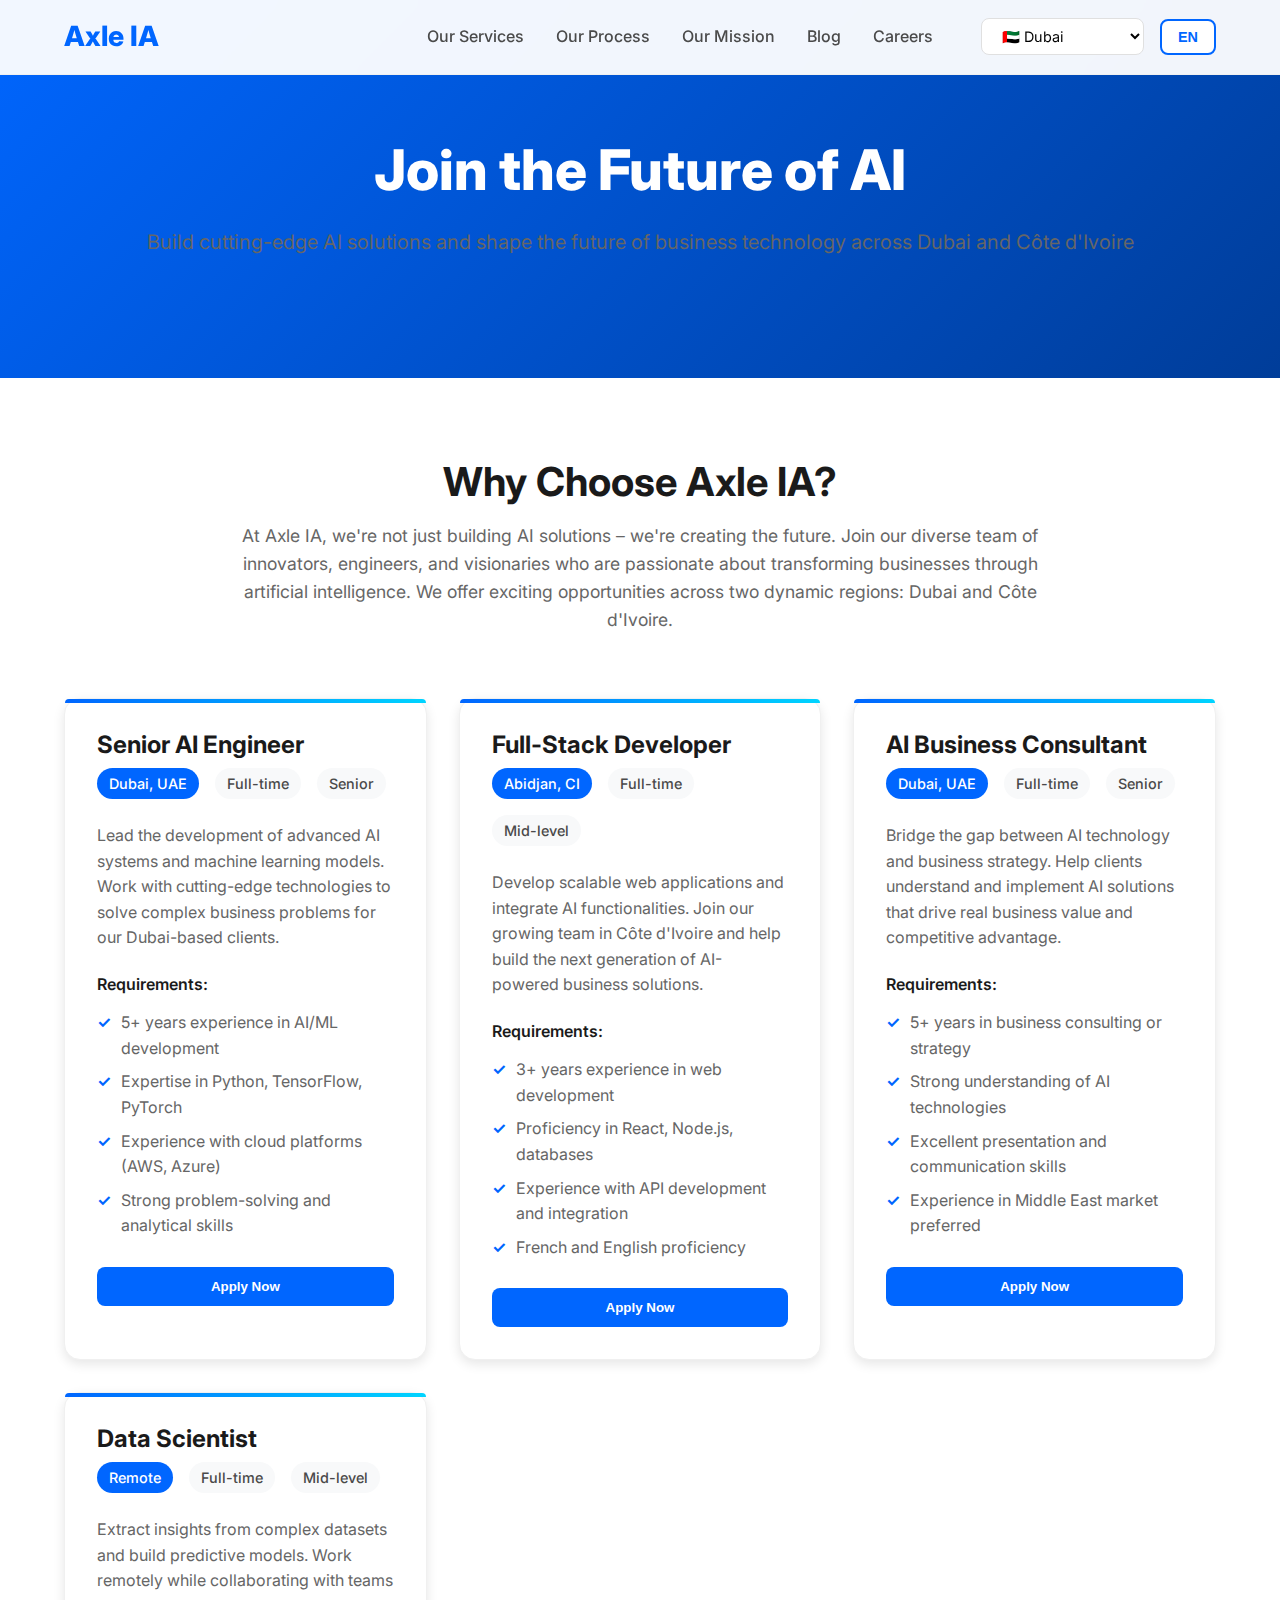
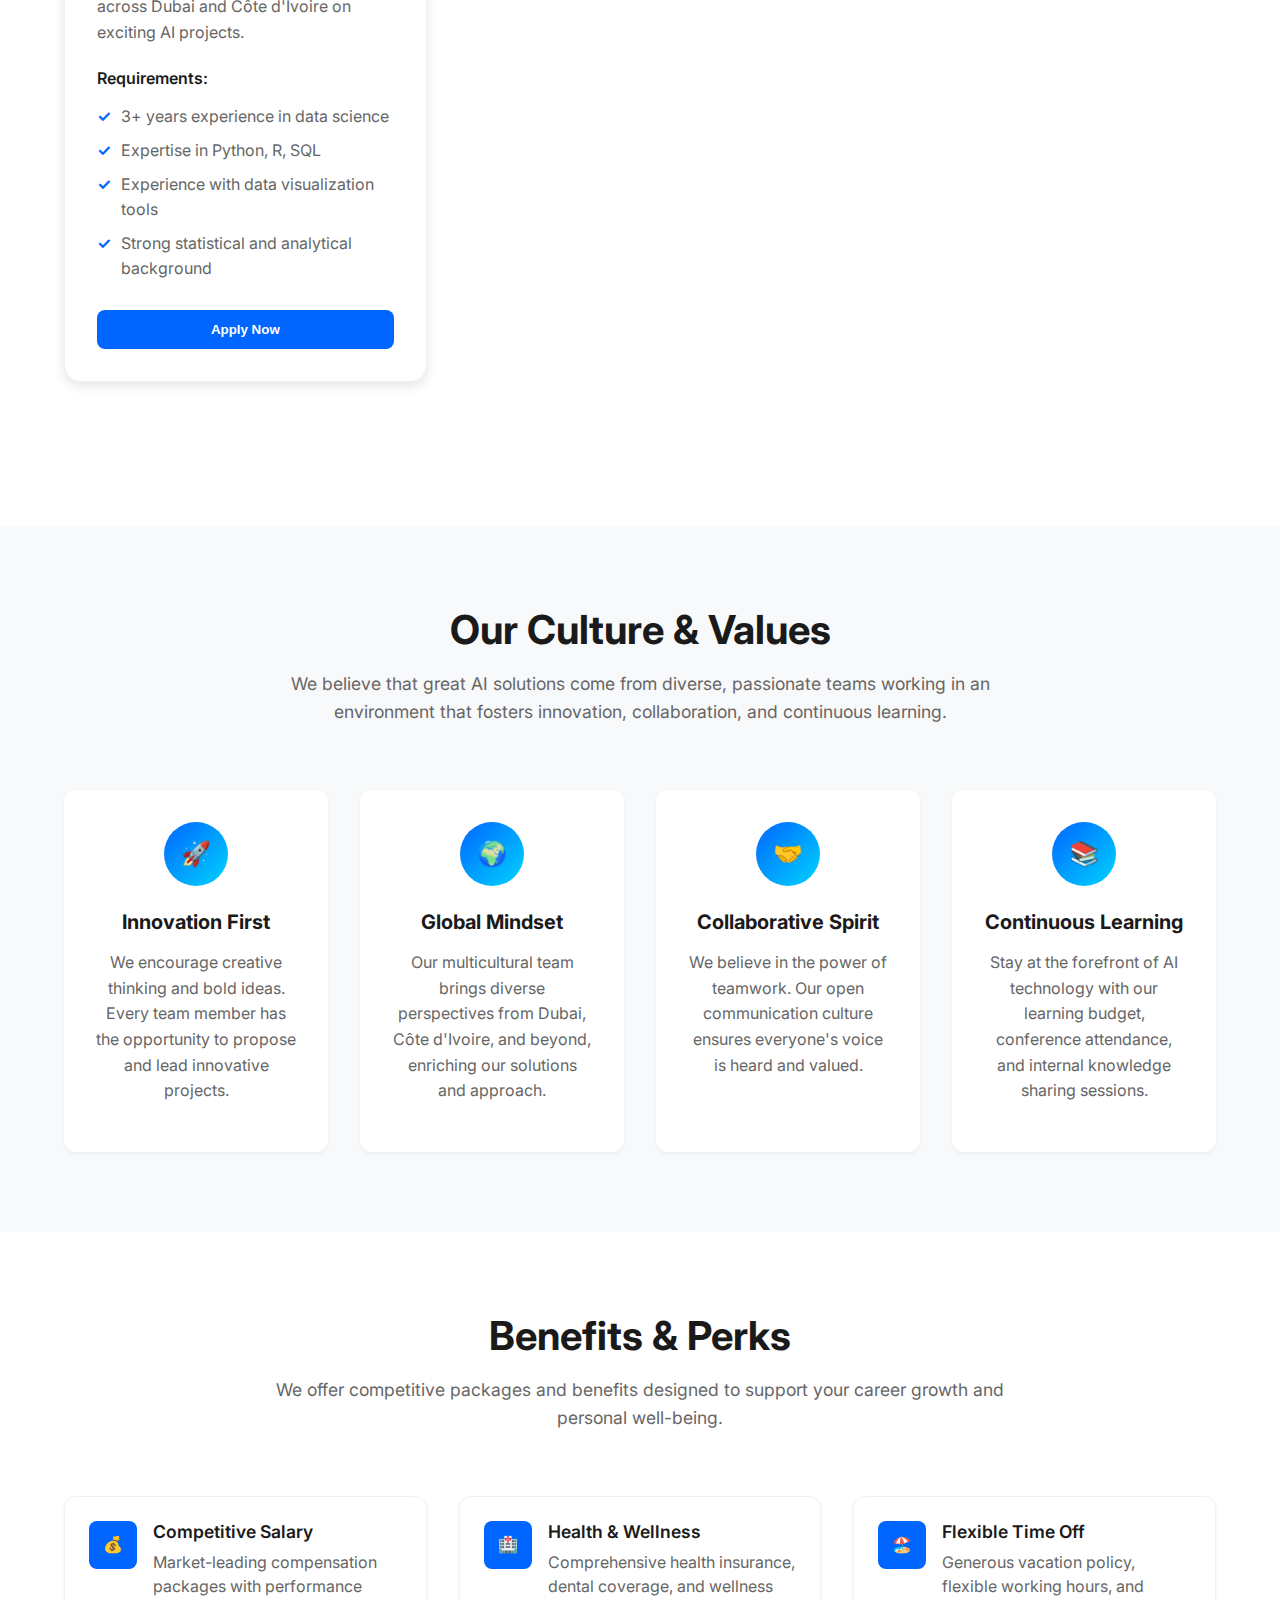
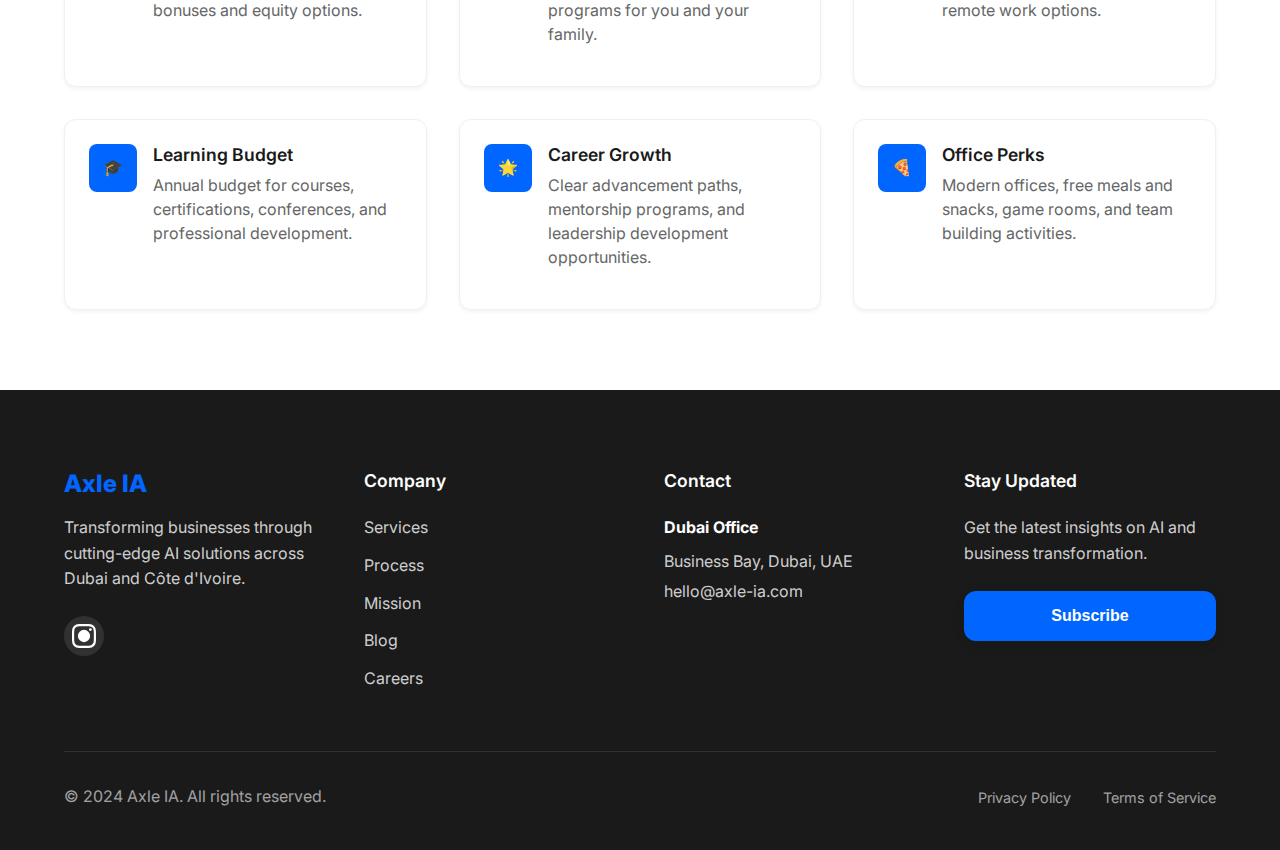
<file: pages/careers.html>
<!DOCTYPE html>
<html lang="en">
<head>
    <meta charset="UTF-8">
    <meta name="viewport" content="width=device-width, initial-scale=1.0">
    <meta name="description" content="Join Axle IA - Careers in AI and technology. Open positions in Dubai and Côte d'Ivoire for AI engineers, developers, and consultants.">
    <meta name="keywords" content="AI Jobs, Tech Careers, Dubai Jobs, Côte d'Ivoire Jobs, AI Engineer, Machine Learning, Software Developer">
    <meta name="author" content="Axle IA">
    <title>Careers - Axle IA</title>
    
    <!-- Styles -->
    <link rel="stylesheet" href="../css/styles.css">
    <link rel="stylesheet" href="../css/responsive.css">
    
    <!-- Fonts -->
    <link rel="preconnect" href="https://fonts.googleapis.com">
    <link rel="preconnect" href="https://fonts.gstatic.com" crossorigin>
    <link href="https://fonts.googleapis.com/css2?family=Inter:wght@300;400;500;600;700;800&display=swap" rel="stylesheet">
    
    <!-- Favicon -->
    <link rel="icon" type="image/x-icon" href="../assets/favicon.ico">
    
    <style>
        /* Careers-specific styles */
        .careers-hero {
            background: linear-gradient(135deg, #0066ff 0%, #003d99 100%);
            padding: 140px 0 80px;
            text-align: center;
            color: var(--bg-white);
        }
        
        .careers-hero .hero-title {
            color: var(--bg-white);
            background: none;
            -webkit-text-fill-color: var(--bg-white);
        }
        
        .careers-container {
            max-width: 1200px;
            margin: 0 auto;
            padding: 0 24px;
        }
        
        .careers-section {
            padding: 80px 0;
        }
        
        .careers-intro {
            text-align: center;
            margin-bottom: 4rem;
        }
        
        .careers-intro h2 {
            font-size: 2.5rem;
            margin-bottom: 1rem;
            color: var(--text-dark);
        }
        
        .careers-intro p {
            font-size: 1.1rem;
            color: var(--text-light);
            max-width: 800px;
            margin: 0 auto;
            line-height: 1.6;
        }
        
        .jobs-grid {
            display: grid;
            grid-template-columns: repeat(auto-fit, minmax(350px, 1fr));
            gap: 2rem;
            margin-bottom: 4rem;
        }
        
        .job-card {
            background: var(--bg-white);
            border-radius: 16px;
            padding: 2rem;
            box-shadow: var(--shadow);
            border: 1px solid var(--border-light);
            transition: var(--transition);
            position: relative;
        }
        
        .job-card:hover {
            transform: translateY(-4px);
            box-shadow: var(--shadow-lg);
        }
        
        .job-card::before {
            content: '';
            position: absolute;
            top: 0;
            left: 0;
            right: 0;
            height: 4px;
            background: linear-gradient(90deg, var(--primary-color), var(--accent-color));
            border-radius: 16px 16px 0 0;
        }
        
        .job-header {
            margin-bottom: 1.5rem;
        }
        
        .job-title {
            font-size: 1.5rem;
            font-weight: var(--font-weight-bold);
            color: var(--text-dark);
            margin-bottom: 0.5rem;
        }
        
        .job-meta {
            display: flex;
            gap: 1rem;
            flex-wrap: wrap;
            margin-bottom: 1rem;
        }
        
        .job-location,
        .job-type,
        .job-level {
            background: var(--bg-light);
            color: var(--text-medium);
            padding: 0.25rem 0.75rem;
            border-radius: 20px;
            font-size: 0.9rem;
            font-weight: var(--font-weight-medium);
        }
        
        .job-location {
            background: var(--primary-color);
            color: var(--bg-white);
        }
        
        .job-description {
            color: var(--text-light);
            line-height: 1.6;
            margin-bottom: 1.5rem;
        }
        
        .job-requirements {
            margin-bottom: 1.5rem;
        }
        
        .job-requirements h4 {
            font-size: 1rem;
            font-weight: var(--font-weight-semibold);
            margin-bottom: 0.75rem;
            color: var(--text-dark);
        }
        
        .job-requirements ul {
            list-style: none;
            padding: 0;
        }
        
        .job-requirements li {
            padding: 0.25rem 0;
            color: var(--text-light);
            position: relative;
            padding-left: 1.5rem;
        }
        
        .job-requirements li::before {
            content: '✓';
            position: absolute;
            left: 0;
            color: var(--primary-color);
            font-weight: bold;
        }
        
        .apply-btn {
            width: 100%;
            padding: 0.75rem 1.5rem;
            background: var(--primary-color);
            color: var(--bg-white);
            border: none;
            border-radius: 8px;
            font-weight: var(--font-weight-semibold);
            cursor: pointer;
            transition: var(--transition);
        }
        
        .apply-btn:hover {
            background: var(--secondary-color);
            transform: translateY(-2px);
        }
        
        .culture-section {
            background: var(--bg-light);
            padding: 80px 0;
        }
        
        .culture-grid {
            display: grid;
            grid-template-columns: repeat(auto-fit, minmax(250px, 1fr));
            gap: 2rem;
            margin-top: 3rem;
        }
        
        .culture-item {
            text-align: center;
            padding: 2rem;
            background: var(--bg-white);
            border-radius: 12px;
            box-shadow: var(--shadow-sm);
        }
        
        .culture-icon {
            width: 64px;
            height: 64px;
            margin: 0 auto 1.5rem;
            background: linear-gradient(135deg, var(--primary-color), var(--accent-color));
            border-radius: 50%;
            display: flex;
            align-items: center;
            justify-content: center;
            color: var(--bg-white);
            font-size: 1.5rem;
        }
        
        .culture-title {
            font-size: 1.25rem;
            font-weight: var(--font-weight-bold);
            margin-bottom: 1rem;
            color: var(--text-dark);
        }
        
        .culture-description {
            color: var(--text-light);
            line-height: 1.6;
        }
        
        .benefits-section {
            padding: 80px 0;
        }
        
        .benefits-grid {
            display: grid;
            grid-template-columns: repeat(auto-fit, minmax(300px, 1fr));
            gap: 2rem;
            margin-top: 3rem;
        }
        
        .benefit-item {
            display: flex;
            align-items: flex-start;
            gap: 1rem;
            padding: 1.5rem;
            background: var(--bg-white);
            border-radius: 12px;
            box-shadow: var(--shadow-sm);
            border: 1px solid var(--border-light);
        }
        
        .benefit-icon {
            width: 48px;
            height: 48px;
            background: var(--primary-color);
            border-radius: 8px;
            display: flex;
            align-items: center;
            justify-content: center;
            color: var(--bg-white);
            flex-shrink: 0;
        }
        
        .benefit-content {
            flex: 1;
        }
        
        .benefit-title {
            font-size: 1.1rem;
            font-weight: var(--font-weight-semibold);
            margin-bottom: 0.5rem;
            color: var(--text-dark);
        }
        
        .benefit-description {
            color: var(--text-light);
            line-height: 1.5;
        }
        
        /* Application Modal */
        .application-modal {
            display: none;
            position: fixed;
            z-index: 2000;
            left: 0;
            top: 0;
            width: 100%;
            height: 100%;
            background-color: rgba(0, 0, 0, 0.5);
            backdrop-filter: blur(4px);
        }
        
        .application-modal-content {
            background-color: var(--bg-white);
            margin: 2% auto;
            border-radius: 16px;
            width: 90%;
            max-width: 600px;
            max-height: 90vh;
            overflow-y: auto;
            box-shadow: var(--shadow-xl);
            animation: modalSlideIn 0.3s ease-out;
        }
        
        .application-modal-header {
            display: flex;
            justify-content: space-between;
            align-items: center;
            padding: 2rem 2rem 1rem;
            border-bottom: 1px solid var(--border-light);
        }
        
        .application-modal-header h3 {
            margin: 0;
            font-size: 1.5rem;
            color: var(--text-dark);
        }
        
        .application-form {
            padding: 2rem;
        }
        
        .application-form .form-group {
            margin-bottom: 1.5rem;
        }
        
        .application-form label {
            display: block;
            margin-bottom: 0.5rem;
            font-weight: var(--font-weight-medium);
            color: var(--text-dark);
        }
        
        .application-form input,
        .application-form select,
        .application-form textarea {
            width: 100%;
            padding: 0.75rem 1rem;
            border: 1px solid var(--border-color);
            border-radius: 8px;
            font-family: inherit;
            font-size: 1rem;
            transition: var(--transition);
        }
        
        .application-form input:focus,
        .application-form select:focus,
        .application-form textarea:focus {
            outline: none;
            border-color: var(--primary-color);
            box-shadow: 0 0 0 3px rgba(0, 102, 255, 0.1);
        }
        
        .file-upload {
            position: relative;
            display: inline-block;
            width: 100%;
        }
        
        .file-upload input[type="file"] {
            position: absolute;
            left: -9999px;
        }
        
        .file-upload-label {
            display: block;
            padding: 0.75rem 1rem;
            border: 2px dashed var(--border-color);
            border-radius: 8px;
            text-align: center;
            cursor: pointer;
            transition: var(--transition);
            background: var(--bg-light);
        }
        
        .file-upload-label:hover {
            border-color: var(--primary-color);
            background: rgba(0, 102, 255, 0.05);
        }
        
        .selected-file {
            margin-top: 0.5rem;
            font-size: 0.9rem;
            color: var(--primary-color);
        }
        
        @media (max-width: 768px) {
            .jobs-grid {
                grid-template-columns: 1fr;
            }
            
            .job-meta {
                flex-direction: column;
                gap: 0.5rem;
            }
            
            .culture-grid,
            .benefits-grid {
                grid-template-columns: 1fr;
            }
            
            .application-modal-content {
                margin: 5% auto;
                width: 95%;
            }
        }
    </style>
</head>
<body>
    <!-- Navigation -->
    <header class="header">
        <nav class="navbar">
            <div class="container">
                <div class="nav-brand">
                    <a href="../index.html">
                        <h1 class="logo">Axle IA</h1>
                    </a>
                </div>
                
                <div class="nav-menu" id="navMenu">
                    <a href="../index.html#services" class="nav-link" data-translate="nav_services">Our Services</a>
                    <a href="../index.html#process" class="nav-link" data-translate="nav_process">Our Process</a>
                    <a href="../index.html#mission" class="nav-link" data-translate="nav_mission">Our Mission</a>
                    <a href="blog.html" class="nav-link" data-translate="nav_blog">Blog</a>
                    <a href="careers.html" class="nav-link" data-translate="nav_careers">Careers</a>
                    
                    <div class="nav-controls">
                        <select id="regionSelector" class="region-selector" aria-label="Select region">
                            <option value="dubai">🇦🇪 Dubai</option>
                            <option value="ci">🇨🇮 Côte d'Ivoire</option>
                        </select>
                        <button id="langToggle" class="lang-toggle" aria-label="Toggle language">EN</button>
                    </div>
                </div>
                
                <button class="nav-toggle" id="navToggle" aria-label="Toggle navigation">
                    <span class="hamburger-line"></span>
                    <span class="hamburger-line"></span>
                    <span class="hamburger-line"></span>
                </button>
            </div>
        </nav>
    </header>

    <!-- Careers Hero -->
    <section class="careers-hero">
        <div class="careers-container">
            <h1 class="hero-title" data-translate="careers_title">Join the Future of AI</h1>
            <p class="hero-subtitle" data-translate="careers_subtitle">
                Build cutting-edge AI solutions and shape the future of business technology across Dubai and Côte d'Ivoire
            </p>
        </div>
    </section>

    <!-- Careers Introduction -->
    <section class="careers-section">
        <div class="careers-container">
            <div class="careers-intro">
                <h2 data-translate="careers_intro_title">Why Choose Axle IA?</h2>
                <p data-translate="careers_intro_text">
                    At Axle IA, we're not just building AI solutions – we're creating the future. Join our diverse team 
                    of innovators, engineers, and visionaries who are passionate about transforming businesses through 
                    artificial intelligence. We offer exciting opportunities across two dynamic regions: Dubai and Côte d'Ivoire.
                </p>
            </div>

            <!-- Open Positions -->
            <div class="jobs-grid">
                <!-- AI Engineer Position -->
                <div class="job-card">
                    <div class="job-header">
                        <h3 class="job-title" data-translate="job1_title">Senior AI Engineer</h3>
                        <div class="job-meta">
                            <span class="job-location" data-translate="job1_location">Dubai, UAE</span>
                            <span class="job-type" data-translate="job_full_time">Full-time</span>
                            <span class="job-level" data-translate="job_senior">Senior</span>
                        </div>
                    </div>
                    <p class="job-description" data-translate="job1_description">
                        Lead the development of advanced AI systems and machine learning models. Work with cutting-edge 
                        technologies to solve complex business problems for our Dubai-based clients.
                    </p>
                    <div class="job-requirements">
                        <h4 data-translate="job_requirements">Requirements:</h4>
                        <ul>
                            <li data-translate="job1_req1">5+ years experience in AI/ML development</li>
                            <li data-translate="job1_req2">Expertise in Python, TensorFlow, PyTorch</li>
                            <li data-translate="job1_req3">Experience with cloud platforms (AWS, Azure)</li>
                            <li data-translate="job1_req4">Strong problem-solving and analytical skills</li>
                        </ul>
                    </div>
                    <button class="apply-btn" onclick="openApplicationModal('Senior AI Engineer', 'Dubai')" data-translate="apply_now">
                        Apply Now
                    </button>
                </div>

                <!-- Full-Stack Developer Position -->
                <div class="job-card">
                    <div class="job-header">
                        <h3 class="job-title" data-translate="job2_title">Full-Stack Developer</h3>
                        <div class="job-meta">
                            <span class="job-location" data-translate="job2_location">Abidjan, CI</span>
                            <span class="job-type" data-translate="job_full_time">Full-time</span>
                            <span class="job-level" data-translate="job_mid">Mid-level</span>
                        </div>
                    </div>
                    <p class="job-description" data-translate="job2_description">
                        Develop scalable web applications and integrate AI functionalities. Join our growing team 
                        in Côte d'Ivoire and help build the next generation of AI-powered business solutions.
                    </p>
                    <div class="job-requirements">
                        <h4 data-translate="job_requirements">Requirements:</h4>
                        <ul>
                            <li data-translate="job2_req1">3+ years experience in web development</li>
                            <li data-translate="job2_req2">Proficiency in React, Node.js, databases</li>
                            <li data-translate="job2_req3">Experience with API development and integration</li>
                            <li data-translate="job2_req4">French and English proficiency</li>
                        </ul>
                    </div>
                    <button class="apply-btn" onclick="openApplicationModal('Full-Stack Developer', 'Abidjan')" data-translate="apply_now">
                        Apply Now
                    </button>
                </div>

                <!-- AI Consultant Position -->
                <div class="job-card">
                    <div class="job-header">
                        <h3 class="job-title" data-translate="job3_title">AI Business Consultant</h3>
                        <div class="job-meta">
                            <span class="job-location" data-translate="job3_location">Dubai, UAE</span>
                            <span class="job-type" data-translate="job_full_time">Full-time</span>
                            <span class="job-level" data-translate="job_senior">Senior</span>
                        </div>
                    </div>
                    <p class="job-description" data-translate="job3_description">
                        Bridge the gap between AI technology and business strategy. Help clients understand and 
                        implement AI solutions that drive real business value and competitive advantage.
                    </p>
                    <div class="job-requirements">
                        <h4 data-translate="job_requirements">Requirements:</h4>
                        <ul>
                            <li data-translate="job3_req1">5+ years in business consulting or strategy</li>
                            <li data-translate="job3_req2">Strong understanding of AI technologies</li>
                            <li data-translate="job3_req3">Excellent presentation and communication skills</li>
                            <li data-translate="job3_req4">Experience in Middle East market preferred</li>
                        </ul>
                    </div>
                    <button class="apply-btn" onclick="openApplicationModal('AI Business Consultant', 'Dubai')" data-translate="apply_now">
                        Apply Now
                    </button>
                </div>

                <!-- Data Scientist Position -->
                <div class="job-card">
                    <div class="job-header">
                        <h3 class="job-title" data-translate="job4_title">Data Scientist</h3>
                        <div class="job-meta">
                            <span class="job-location" data-translate="job4_location">Remote</span>
                            <span class="job-type" data-translate="job_full_time">Full-time</span>
                            <span class="job-level" data-translate="job_mid">Mid-level</span>
                        </div>
                    </div>
                    <p class="job-description" data-translate="job4_description">
                        Extract insights from complex datasets and build predictive models. Work remotely while 
                        collaborating with teams across Dubai and Côte d'Ivoire on exciting AI projects.
                    </p>
                    <div class="job-requirements">
                        <h4 data-translate="job_requirements">Requirements:</h4>
                        <ul>
                            <li data-translate="job4_req1">3+ years experience in data science</li>
                            <li data-translate="job4_req2">Expertise in Python, R, SQL</li>
                            <li data-translate="job4_req3">Experience with data visualization tools</li>
                            <li data-translate="job4_req4">Strong statistical and analytical background</li>
                        </ul>
                    </div>
                    <button class="apply-btn" onclick="openApplicationModal('Data Scientist', 'Remote')" data-translate="apply_now">
                        Apply Now
                    </button>
                </div>
            </div>
        </div>
    </section>

    <!-- Company Culture -->
    <section class="culture-section">
        <div class="careers-container">
            <div class="careers-intro">
                <h2 data-translate="culture_title">Our Culture & Values</h2>
                <p data-translate="culture_subtitle">
                    We believe that great AI solutions come from diverse, passionate teams working in an environment 
                    that fosters innovation, collaboration, and continuous learning.
                </p>
            </div>
            
            <div class="culture-grid">
                <div class="culture-item">
                    <div class="culture-icon">🚀</div>
                    <h3 class="culture-title" data-translate="culture1_title">Innovation First</h3>
                    <p class="culture-description" data-translate="culture1_desc">
                        We encourage creative thinking and bold ideas. Every team member has the opportunity 
                        to propose and lead innovative projects.
                    </p>
                </div>
                
                <div class="culture-item">
                    <div class="culture-icon">🌍</div>
                    <h3 class="culture-title" data-translate="culture2_title">Global Mindset</h3>
                    <p class="culture-description" data-translate="culture2_desc">
                        Our multicultural team brings diverse perspectives from Dubai, Côte d'Ivoire, 
                        and beyond, enriching our solutions and approach.
                    </p>
                </div>
                
                <div class="culture-item">
                    <div class="culture-icon">🤝</div>
                    <h3 class="culture-title" data-translate="culture3_title">Collaborative Spirit</h3>
                    <p class="culture-description" data-translate="culture3_desc">
                        We believe in the power of teamwork. Our open communication culture ensures 
                        everyone's voice is heard and valued.
                    </p>
                </div>
                
                <div class="culture-item">
                    <div class="culture-icon">📚</div>
                    <h3 class="culture-title" data-translate="culture4_title">Continuous Learning</h3>
                    <p class="culture-description" data-translate="culture4_desc">
                        Stay at the forefront of AI technology with our learning budget, conference 
                        attendance, and internal knowledge sharing sessions.
                    </p>
                </div>
            </div>
        </div>
    </section>

    <!-- Benefits -->
    <section class="benefits-section">
        <div class="careers-container">
            <div class="careers-intro">
                <h2 data-translate="benefits_title">Benefits & Perks</h2>
                <p data-translate="benefits_subtitle">
                    We offer competitive packages and benefits designed to support your career growth 
                    and personal well-being.
                </p>
            </div>
            
            <div class="benefits-grid">
                <div class="benefit-item">
                    <div class="benefit-icon">💰</div>
                    <div class="benefit-content">
                        <h3 class="benefit-title" data-translate="benefit1_title">Competitive Salary</h3>
                        <p class="benefit-description" data-translate="benefit1_desc">
                            Market-leading compensation packages with performance bonuses and equity options.
                        </p>
                    </div>
                </div>
                
                <div class="benefit-item">
                    <div class="benefit-icon">🏥</div>
                    <div class="benefit-content">
                        <h3 class="benefit-title" data-translate="benefit2_title">Health & Wellness</h3>
                        <p class="benefit-description" data-translate="benefit2_desc">
                            Comprehensive health insurance, dental coverage, and wellness programs for you and your family.
                        </p>
                    </div>
                </div>
                
                <div class="benefit-item">
                    <div class="benefit-icon">🏖️</div>
                    <div class="benefit-content">
                        <h3 class="benefit-title" data-translate="benefit3_title">Flexible Time Off</h3>
                        <p class="benefit-description" data-translate="benefit3_desc">
                            Generous vacation policy, flexible working hours, and remote work options.
                        </p>
                    </div>
                </div>
                
                <div class="benefit-item">
                    <div class="benefit-icon">🎓</div>
                    <div class="benefit-content">
                        <h3 class="benefit-title" data-translate="benefit4_title">Learning Budget</h3>
                        <p class="benefit-description" data-translate="benefit4_desc">
                            Annual budget for courses, certifications, conferences, and professional development.
                        </p>
                    </div>
                </div>
                
                <div class="benefit-item">
                    <div class="benefit-icon">🌟</div>
                    <div class="benefit-content">
                        <h3 class="benefit-title" data-translate="benefit5_title">Career Growth</h3>
                        <p class="benefit-description" data-translate="benefit5_desc">
                            Clear advancement paths, mentorship programs, and leadership development opportunities.
                        </p>
                    </div>
                </div>
                
                <div class="benefit-item">
                    <div class="benefit-icon">🍕</div>
                    <div class="benefit-content">
                        <h3 class="benefit-title" data-translate="benefit6_title">Office Perks</h3>
                        <p class="benefit-description" data-translate="benefit6_desc">
                            Modern offices, free meals and snacks, game rooms, and team building activities.
                        </p>
                    </div>
                </div>
            </div>
        </div>
    </section>

    <!-- Application Modal -->
    <div id="applicationModal" class="application-modal">
        <div class="application-modal-content">
            <div class="application-modal-header">
                <h3 id="applicationModalTitle" data-translate="application_modal_title">Apply for Position</h3>
                <button class="modal-close" id="closeApplicationModal" aria-label="Close modal">&times;</button>
            </div>
            <form id="applicationForm" class="application-form">
                <div class="form-group">
                    <label for="applicantName" data-translate="form_name">Full Name</label>
                    <input type="text" id="applicantName" name="name" required>
                </div>
                
                <div class="form-group">
                    <label for="applicantEmail" data-translate="form_email">Email Address</label>
                    <input type="email" id="applicantEmail" name="email" required>
                </div>
                
                <div class="form-group">
                    <label for="applicantPhone" data-translate="form_phone">Phone Number</label>
                    <input type="tel" id="applicantPhone" name="phone">
                </div>
                
                <div class="form-group">
                    <label for="applicantLinkedIn" data-translate="form_linkedin">LinkedIn Profile</label>
                    <input type="url" id="applicantLinkedIn" name="linkedin" placeholder="https://linkedin.com/in/yourprofile">
                </div>
                
                <div class="form-group">
                    <label for="applicantResume" data-translate="form_resume">Resume/CV</label>
                    <div class="file-upload">
                        <input type="file" id="applicantResume" name="resume" accept=".pdf,.doc,.docx" onchange="updateFileName(this)">
                        <label for="applicantResume" class="file-upload-label" data-translate="form_resume_label">
                            📄 Click to upload your resume (PDF, DOC, DOCX)
                        </label>
                        <div id="selectedFile" class="selected-file"></div>
                    </div>
                </div>
                
                <div class="form-group">
                    <label for="coverLetter" data-translate="form_cover_letter">Cover Letter</label>
                    <textarea id="coverLetter" name="coverLetter" rows="5" 
                              placeholder="Tell us why you're interested in this position and what makes you a great fit..."
                              data-translate-placeholder="form_cover_letter_placeholder"></textarea>
                </div>
                
                <!-- Hidden fields for tracking -->
                <input type="hidden" id="positionTitle" name="position">
                <input type="hidden" id="positionLocation" name="location">
                <input type="hidden" id="applicationRegion" name="region">
                <input type="hidden" id="applicationLanguage" name="language">
                
                <button type="submit" class="submit-button" data-translate="submit_application">
                    Submit Application
                </button>
            </form>
        </div>
    </div>

    <!-- Footer -->
    <footer class="footer">
        <div class="container">
            <div class="footer-content">
                <div class="footer-section">
                    <h3 class="footer-title">Axle IA</h3>
                    <p class="footer-description" data-translate="footer_description">
                        Transforming businesses through cutting-edge AI solutions across Dubai and Côte d'Ivoire.
                    </p>
                    <div class="social-links">
                        <a href="https://instagram.com/axle.ia" target="_blank" rel="noopener noreferrer" aria-label="Instagram">
                            <svg width="24" height="24" viewBox="0 0 24 24" fill="currentColor">
                                <path d="M12 2.163c3.204 0 3.584.012 4.85.07 3.252.148 4.771 1.691 4.919 4.919.058 1.265.069 1.645.069 4.849 0 3.205-.012 3.584-.069 4.849-.149 3.225-1.664 4.771-4.919 4.919-1.266.058-1.644.07-4.85.07-3.204 0-3.584-.012-4.849-.07-3.26-.149-4.771-1.699-4.919-4.92-.058-1.265-.07-1.644-.07-4.849 0-3.204.013-3.583.07-4.849.149-3.227 1.664-4.771 4.919-4.919 1.266-.057 1.645-.069 4.849-.069zm0-2.163c-3.259 0-3.667.014-4.947.072-4.358.2-6.78 2.618-6.98 6.98-.059 1.281-.073 1.689-.073 4.948 0 3.259.014 3.668.072 4.948.2 4.358 2.618 6.78 6.98 6.98 1.281.058 1.689.072 4.948.072 3.259 0 3.668-.014 4.948-.072 4.354-.2 6.782-2.618 6.979-6.98.059-1.28.073-1.689.073-4.948 0-3.259-.014-3.667-.072-4.947-.196-4.354-2.617-6.78-6.979-6.98-1.281-.059-1.69-.073-4.949-.073zM5.838 12a6.162 6.162 0 1112.324 0 6.162 6.162 0 01-12.324 0zM12 16a4 4 0 110-8 4 4 0 010 8zm4.965-10.405a1.44 1.44 0 112.881.001 1.44 1.44 0 01-2.881-.001z"/>
                            </svg>
                        </a>
                    </div>
                </div>

                <div class="footer-section">
                    <h4 class="footer-section-title" data-translate="footer_company">Company</h4>
                    <ul class="footer-links">
                        <li><a href="../index.html#services" data-translate="footer_services">Services</a></li>
                        <li><a href="../index.html#process" data-translate="footer_process">Process</a></li>
                        <li><a href="../index.html#mission" data-translate="footer_mission">Mission</a></li>
                        <li><a href="blog.html" data-translate="footer_blog">Blog</a></li>
                        <li><a href="careers.html" data-translate="footer_careers">Careers</a></li>
                    </ul>
                </div>

                <div class="footer-section">
                    <h4 class="footer-section-title" data-translate="footer_contact">Contact</h4>
                    <div class="contact-info">
                        <div class="region-specific dubai-content">
                            <div class="contact-location">
                                <strong>Dubai Office</strong>
                                <p>Business Bay, Dubai, UAE</p>
                                <p>hello@axle-ia.com</p>
                            </div>
                        </div>
                        <div class="region-specific ci-content" style="display: none;">
                            <div class="contact-location">
                                <strong>Côte d'Ivoire Office</strong>
                                <p>Plateau, Abidjan, CI</p>
                                <p>hello@axle-ia.com</p>
                            </div>
                        </div>
                    </div>
                </div>

                <div class="footer-section">
                    <h4 class="footer-section-title" data-translate="footer_newsletter">Stay Updated</h4>
                    <p class="newsletter-description" data-translate="newsletter_description">
                        Get the latest insights on AI and business transformation.
                    </p>
                    <button class="cta-button primary newsletter-btn" id="newsletterBtn" data-translate="newsletter_button">
                        Subscribe
                    </button>
                </div>
            </div>

            <div class="footer-bottom">
                <div class="footer-bottom-content">
                    <p class="copyright" data-translate="footer_copyright">
                        © 2024 Axle IA. All rights reserved.
                    </p>
                    <div class="footer-bottom-links">
                        <a href="#" data-translate="privacy_policy">Privacy Policy</a>
                        <a href="#" data-translate="terms_service">Terms of Service</a>
                    </div>
                </div>
            </div>
        </div>
    </footer>

    <!-- Scripts -->
    <script src="../js/main.js"></script>
    <script src="../js/translations.js"></script>
    <script src="../js/clickup-integration.js"></script>
    <script>
        // Careers-specific translations
        const careersTranslations = {
            en: {
                careers_title: "Join the Future of AI",
                careers_subtitle: "Build cutting-edge AI solutions and shape the future of business technology across Dubai and Côte d'Ivoire",
                careers_intro_title: "Why Choose Axle IA?",
                careers_intro_text: "At Axle IA, we're not just building AI solutions – we're creating the future. Join our diverse team of innovators, engineers, and visionaries who are passionate about transforming businesses through artificial intelligence. We offer exciting opportunities across two dynamic regions: Dubai and Côte d'Ivoire.",
                
                // Job positions
                job1_title: "Senior AI Engineer",
                job1_location: "Dubai, UAE",
                job1_description: "Lead the development of advanced AI systems and machine learning models. Work with cutting-edge technologies to solve complex business problems for our Dubai-based clients.",
                job1_req1: "5+ years experience in AI/ML development",
                job1_req2: "Expertise in Python, TensorFlow, PyTorch",
                job1_req3: "Experience with cloud platforms (AWS, Azure)",
                job1_req4: "Strong problem-solving and analytical skills",
                
                job2_title: "Full-Stack Developer",
                job2_location: "Abidjan, CI",
                job2_description: "Develop scalable web applications and integrate AI functionalities. Join our growing team in Côte d'Ivoire and help build the next generation of AI-powered business solutions.",
                job2_req1: "3+ years experience in web development",
                job2_req2: "Proficiency in React, Node.js, databases",
                job2_req3: "Experience with API development and integration",
                job2_req4: "French and English proficiency",
                
                job3_title: "AI Business Consultant",
                job3_location: "Dubai, UAE",
                job3_description: "Bridge the gap between AI technology and business strategy. Help clients understand and implement AI solutions that drive real business value and competitive advantage.",
                job3_req1: "5+ years in business consulting or strategy",
                job3_req2: "Strong understanding of AI technologies",
                job3_req3: "Excellent presentation and communication skills",
                job3_req4: "Experience in Middle East market preferred",
                
                job4_title: "Data Scientist",
                job4_location: "Remote",
                job4_description: "Extract insights from complex datasets and build predictive models. Work remotely while collaborating with teams across Dubai and Côte d'Ivoire on exciting AI projects.",
                job4_req1: "3+ years experience in data science",
                job4_req2: "Expertise in Python, R, SQL",
                job4_req3: "Experience with data visualization tools",
                job4_req4: "Strong statistical and analytical background",
                
                job_full_time: "Full-time",
                job_senior: "Senior",
                job_mid: "Mid-level",
                job_requirements: "Requirements:",
                apply_now: "Apply Now",
                
                // Culture
                culture_title: "Our Culture & Values",
                culture_subtitle: "We believe that great AI solutions come from diverse, passionate teams working in an environment that fosters innovation, collaboration, and continuous learning.",
                culture1_title: "Innovation First",
                culture1_desc: "We encourage creative thinking and bold ideas. Every team member has the opportunity to propose and lead innovative projects.",
                culture2_title: "Global Mindset",
                culture2_desc: "Our multicultural team brings diverse perspectives from Dubai, Côte d'Ivoire, and beyond, enriching our solutions and approach.",
                culture3_title: "Collaborative Spirit",
                culture3_desc: "We believe in the power of teamwork. Our open communication culture ensures everyone's voice is heard and valued.",
                culture4_title: "Continuous Learning",
                culture4_desc: "Stay at the forefront of AI technology with our learning budget, conference attendance, and internal knowledge sharing sessions.",
                
                // Benefits
                benefits_title: "Benefits & Perks",
                benefits_subtitle: "We offer competitive packages and benefits designed to support your career growth and personal well-being.",
                benefit1_title: "Competitive Salary",
                benefit1_desc: "Market-leading compensation packages with performance bonuses and equity options.",
                benefit2_title: "Health & Wellness",
                benefit2_desc: "Comprehensive health insurance, dental coverage, and wellness programs for you and your family.",
                benefit3_title: "Flexible Time Off",
                benefit3_desc: "Generous vacation policy, flexible working hours, and remote work options.",
                benefit4_title: "Learning Budget",
                benefit4_desc: "Annual budget for courses, certifications, conferences, and professional development.",
                benefit5_title: "Career Growth",
                benefit5_desc: "Clear advancement paths, mentorship programs, and leadership development opportunities.",
                benefit6_title: "Office Perks",
                benefit6_desc: "Modern offices, free meals and snacks, game rooms, and team building activities.",
                
                // Application form
                application_modal_title: "Apply for Position",
                form_linkedin: "LinkedIn Profile",
                form_resume: "Resume/CV",
                form_resume_label: "📄 Click to upload your resume (PDF, DOC, DOCX)",
                form_cover_letter: "Cover Letter",
                form_cover_letter_placeholder: "Tell us why you're interested in this position and what makes you a great fit...",
                submit_application: "Submit Application"
            },
            fr: {
                careers_title: "Rejoignez l'Avenir de l'IA",
                careers_subtitle: "Créez des solutions IA de pointe et façonnez l'avenir de la technologie business à Dubaï et en Côte d'Ivoire",
                careers_intro_title: "Pourquoi Choisir Axle IA ?",
                careers_intro_text: "Chez Axle IA, nous ne construisons pas seulement des solutions IA – nous créons l'avenir. Rejoignez notre équipe diverse d'innovateurs, d'ingénieurs et de visionnaires passionnés par la transformation des entreprises grâce à l'intelligence artificielle. Nous offrons des opportunités passionnantes dans deux régions dynamiques : Dubaï et la Côte d'Ivoire.",
                
                // Job positions
                job1_title: "Ingénieur IA Senior",
                job1_location: "Dubaï, EAU",
                job1_description: "Dirigez le développement de systèmes IA avancés et de modèles d'apprentissage automatique. Travaillez avec des technologies de pointe pour résoudre des problèmes business complexes pour nos clients basés à Dubaï.",
                job1_req1: "5+ années d'expérience en développement IA/ML",
                job1_req2: "Expertise en Python, TensorFlow, PyTorch",
                job1_req3: "Expérience avec les plateformes cloud (AWS, Azure)",
                job1_req4: "Solides compétences en résolution de problèmes et analyse",
                
                job2_title: "Développeur Full-Stack",
                job2_location: "Abidjan, CI",
                job2_description: "Développez des applications web évolutives et intégrez des fonctionnalités IA. Rejoignez notre équipe en croissance en Côte d'Ivoire et aidez à construire la prochaine génération de solutions business alimentées par l'IA.",
                job2_req1: "3+ années d'expérience en développement web",
                job2_req2: "Maîtrise de React, Node.js, bases de données",
                job2_req3: "Expérience en développement et intégration d'API",
                job2_req4: "Maîtrise du français et de l'anglais",
                
                job3_title: "Consultant Business IA",
                job3_location: "Dubaï, EAU",
                job3_description: "Faites le lien entre la technologie IA et la stratégie business. Aidez les clients à comprendre et implémenter des solutions IA qui génèrent une vraie valeur business et un avantage concurrentiel.",
                job3_req1: "5+ années en conseil business ou stratégie",
                job3_req2: "Solide compréhension des technologies IA",
                job3_req3: "Excellentes compétences en présentation et communication",
                job3_req4: "Expérience du marché du Moyen-Orient préférée",
                
                job4_title: "Data Scientist",
                job4_location: "Télétravail",
                job4_description: "Extrayez des insights de datasets complexes et construisez des modèles prédictifs. Travaillez en télétravail tout en collaborant avec les équipes de Dubaï et Côte d'Ivoire sur des projets IA passionnants.",
                job4_req1: "3+ années d'expérience en data science",
                job4_req2: "Expertise en Python, R, SQL",
                job4_req3: "Expérience avec les outils de visualisation de données",
                job4_req4: "Solide background statistique et analytique",
                
                job_full_time: "Temps plein",
                job_senior: "Senior",
                job_mid: "Niveau intermédiaire",
                job_requirements: "Exigences :",
                apply_now: "Postuler Maintenant",
                
                // Culture
                culture_title: "Notre Culture & Valeurs",
                culture_subtitle: "Nous croyons que les grandes solutions IA viennent d'équipes diverses et passionnées travaillant dans un environnement qui favorise l'innovation, la collaboration et l'apprentissage continu.",
                culture1_title: "Innovation d'Abord",
                culture1_desc: "Nous encourageons la pensée créative et les idées audacieuses. Chaque membre de l'équipe a l'opportunité de proposer et diriger des projets innovants.",
                culture2_title: "Mentalité Globale",
                culture2_desc: "Notre équipe multiculturelle apporte des perspectives diverses de Dubaï, Côte d'Ivoire et au-delà, enrichissant nos solutions et approches.",
                culture3_title: "Esprit Collaboratif",
                culture3_desc: "Nous croyons au pouvoir du travail d'équipe. Notre culture de communication ouverte assure que la voix de chacun est entendue et valorisée.",
                culture4_title: "Apprentissage Continu",
                culture4_desc: "Restez à la pointe de la technologie IA avec notre budget formation, participation aux conférences et sessions de partage de connaissances internes.",
                
                // Benefits
                benefits_title: "Avantages & Bénéfices",
                benefits_subtitle: "Nous offrons des packages compétitifs et des avantages conçus pour soutenir votre croissance professionnelle et votre bien-être personnel.",
                benefit1_title: "Salaire Compétitif",
                benefit1_desc: "Packages de compensation leader du marché avec bonus de performance et options d'équité.",
                benefit2_title: "Santé & Bien-être",
                benefit2_desc: "Assurance santé complète, couverture dentaire et programmes de bien-être pour vous et votre famille.",
                benefit3_title: "Congés Flexibles",
                benefit3_desc: "Politique de vacances généreuse, horaires flexibles et options de télétravail.",
                benefit4_title: "Budget Formation",
                benefit4_desc: "Budget annuel pour cours, certifications, conférences et développement professionnel.",
                benefit5_title: "Évolution de Carrière",
                benefit5_desc: "Parcours d'avancement clairs, programmes de mentorat et opportunités de développement leadership.",
                benefit6_title: "Avantages Bureau",
                benefit6_desc: "Bureaux modernes, repas et collations gratuits, salles de jeux et activités de team building.",
                
                // Application form
                application_modal_title: "Postuler pour le Poste",
                form_linkedin: "Profil LinkedIn",
                form_resume: "CV",
                form_resume_label: "📄 Cliquez pour télécharger votre CV (PDF, DOC, DOCX)",
                form_cover_letter: "Lettre de Motivation",
                form_cover_letter_placeholder: "Dites-nous pourquoi ce poste vous intéresse et ce qui fait de vous un candidat idéal...",
                submit_application: "Soumettre Candidature"
            }
        };

        // Extend existing translations
        Object.keys(careersTranslations).forEach(lang => {
            Object.assign(translations[lang], careersTranslations[lang]);
        });

        // Application modal functionality
        function openApplicationModal(position, location) {
            const modal = document.getElementById('applicationModal');
            const modalTitle = document.getElementById('applicationModalTitle');
            const positionField = document.getElementById('positionTitle');
            const locationField = document.getElementById('positionLocation');
            const regionField = document.getElementById('applicationRegion');
            const languageField = document.getElementById('applicationLanguage');
            
            const currentLang = localStorage.getItem('selectedLanguage') || 'en';
            const currentRegion = localStorage.getItem('selectedRegion') || 'dubai';
            
            modalTitle.textContent = `${currentLang === 'en' ? 'Apply for' : 'Postuler pour'} ${position}`;
            positionField.value = position;
            locationField.value = location;
            regionField.value = currentRegion;
            languageField.value = currentLang;
            
            modal.style.display = 'block';
            document.body.style.overflow = 'hidden';
            
            // Focus on first input
            setTimeout(() => {
                const firstInput = modal.querySelector('input');
                if (firstInput) firstInput.focus();
            }, 100);
        }

        function closeApplicationModal() {
            const modal = document.getElementById('applicationModal');
            modal.style.display = 'none';
            document.body.style.overflow = 'auto';
        }

        function updateFileName(input) {
            const fileDisplay = document.getElementById('selectedFile');
            if (input.files.length > 0) {
                fileDisplay.textContent = `✅ ${input.files[0].name}`;
            } else {
                fileDisplay.textContent = '';
            }
        }

        // Event listeners
        document.addEventListener('DOMContentLoaded', function() {
            const closeBtn = document.getElementById('closeApplicationModal');
            const modal = document.getElementById('applicationModal');
            const applicationForm = document.getElementById('applicationForm');
            
            if (closeBtn) {
                closeBtn.addEventListener('click', closeApplicationModal);
            }
            
            if (modal) {
                modal.addEventListener('click', function(e) {
                    if (e.target === modal) {
                        closeApplicationModal();
                    }
                });
            }
            
            // Handle form submission
            if (applicationForm) {
                applicationForm.addEventListener('submit', function(e) {
                    e.preventDefault();
                    
                    const formData = {
                        name: document.getElementById('applicantName').value,
                        email: document.getElementById('applicantEmail').value,
                        phone: document.getElementById('applicantPhone').value || '',
                        linkedin: document.getElementById('applicantLinkedIn').value || '',
                        coverLetter: document.getElementById('coverLetter').value,
                        position: document.getElementById('positionTitle').value,
                        location: document.getElementById('positionLocation').value,
                        region: document.getElementById('applicationRegion').value,
                        language: document.getElementById('applicationLanguage').value,
                        resume: 'CV uploaded via website' // File handling would need backend
                    };
                    
                    // Submit to ClickUp (function defined in clickup-integration.js)
                    if (window.submitToClickUp) {
                        window.submitToClickUp(formData);
                    } else {
                        console.error('ClickUp integration not loaded');
                        alert('Error: Application submission not configured. Please contact hello@axle-ia.com directly.');
                    }
                });
            }
            
            // Close modal with Escape key
            document.addEventListener('keydown', function(e) {
                if (e.key === 'Escape' && modal && modal.style.display === 'block') {
                    closeApplicationModal();
                }
            });
        });
    </script>
</body>
</html>
</file>
<file: css/styles.css>
/* Axle IA - Main Styles */

:root {
    /* Colors */
    --primary-color: #0066ff;
    --secondary-color: #003d99;
    --accent-color: #00d4ff;
    --text-dark: #1a1a1a;
    --text-medium: #4a4a4a;
    --text-light: #666666;
    --text-lighter: #999999;
    --bg-white: #ffffff;
    --bg-light: #f8f9fa;
    --bg-darker: #f4f5f6;
    --border-color: #e0e0e0;
    --border-light: #f0f0f0;
    
    /* Shadows */
    --shadow-sm: 0 2px 4px rgba(0, 0, 0, 0.05);
    --shadow: 0 4px 12px rgba(0, 0, 0, 0.1);
    --shadow-lg: 0 8px 24px rgba(0, 0, 0, 0.15);
    --shadow-xl: 0 16px 48px rgba(0, 0, 0, 0.2);
    
    /* Transitions */
    --transition: all 0.3s cubic-bezier(0.4, 0, 0.2, 1);
    --transition-fast: all 0.2s cubic-bezier(0.4, 0, 0.2, 1);
    
    /* Spacing */
    --section-padding: 120px 0;
    --container-padding: 0 24px;
    
    /* Typography */
    --font-family: 'Inter', -apple-system, BlinkMacSystemFont, 'Segoe UI', Roboto, sans-serif;
    --font-weight-light: 300;
    --font-weight-normal: 400;
    --font-weight-medium: 500;
    --font-weight-semibold: 600;
    --font-weight-bold: 700;
    --font-weight-extrabold: 800;
}

/* Reset and Base Styles */
* {
    margin: 0;
    padding: 0;
    box-sizing: border-box;
}

html {
    scroll-behavior: smooth;
}

body {
    font-family: var(--font-family);
    font-weight: var(--font-weight-normal);
    line-height: 1.6;
    color: var(--text-dark);
    background-color: var(--bg-white);
    overflow-x: hidden;
}

/* Container */
.container {
    max-width: 1200px;
    margin: 0 auto;
    padding: var(--container-padding);
}

/* Typography */
h1, h2, h3, h4, h5, h6 {
    font-weight: var(--font-weight-bold);
    line-height: 1.2;
    margin-bottom: 1rem;
}

p {
    margin-bottom: 1rem;
}

a {
    text-decoration: none;
    color: inherit;
    transition: var(--transition);
}

/* Header & Navigation */
.header {
    position: fixed;
    top: 0;
    left: 0;
    right: 0;
    z-index: 1000;
    background: rgba(255, 255, 255, 0.95);
    backdrop-filter: blur(10px);
    border-bottom: 1px solid var(--border-light);
    transition: var(--transition);
}

.navbar {
    padding: 1rem 0;
}

.navbar .container {
    display: flex;
    align-items: center;
    justify-content: space-between;
}

.nav-brand .logo {
    font-size: 1.75rem;
    font-weight: var(--font-weight-extrabold);
    color: var(--primary-color);
    margin: 0;
}

.nav-menu {
    display: flex;
    align-items: center;
    gap: 2rem;
}

.nav-link {
    font-weight: var(--font-weight-medium);
    color: var(--text-medium);
    padding: 0.5rem 0;
    position: relative;
    transition: var(--transition);
}

.nav-link:hover {
    color: var(--primary-color);
}

.nav-link::after {
    content: '';
    position: absolute;
    bottom: 0;
    left: 0;
    width: 0;
    height: 2px;
    background: var(--primary-color);
    transition: var(--transition);
}

.nav-link:hover::after {
    width: 100%;
}

.nav-controls {
    display: flex;
    align-items: center;
    gap: 1rem;
    margin-left: 1rem;
}

.region-selector {
    padding: 0.5rem 1rem;
    border: 1px solid var(--border-color);
    border-radius: 8px;
    background: var(--bg-white);
    font-family: inherit;
    font-size: 0.9rem;
    cursor: pointer;
    transition: var(--transition);
}

.region-selector:focus {
    outline: none;
    border-color: var(--primary-color);
    box-shadow: 0 0 0 3px rgba(0, 102, 255, 0.1);
}

.lang-toggle {
    padding: 0.5rem 1rem;
    border: 2px solid var(--primary-color);
    border-radius: 8px;
    background: var(--bg-white);
    color: var(--primary-color);
    font-weight: var(--font-weight-semibold);
    font-size: 0.9rem;
    cursor: pointer;
    transition: var(--transition);
}

.lang-toggle:hover {
    background: var(--primary-color);
    color: var(--bg-white);
}

.nav-toggle {
    display: none;
    flex-direction: column;
    background: none;
    border: none;
    cursor: pointer;
    padding: 0.5rem;
}

.hamburger-line {
    width: 24px;
    height: 2px;
    background: var(--text-dark);
    margin: 3px 0;
    transition: var(--transition);
}

/* Hero Section */
.hero {
    padding: 140px 0 80px;
    background: linear-gradient(135deg, #f8fafc 0%, #e2e8f0 100%);
    min-height: 100vh;
    display: flex;
    align-items: center;
}

.hero .container {
    display: grid;
    grid-template-columns: 1fr 1fr;
    gap: 4rem;
    align-items: center;
}

.hero-content {
    max-width: 600px;
}

.hero-title {
    font-size: 3.5rem;
    font-weight: var(--font-weight-extrabold);
    line-height: 1.1;
    margin-bottom: 1.5rem;
    background: linear-gradient(135deg, var(--text-dark) 0%, var(--primary-color) 100%);
    -webkit-background-clip: text;
    -webkit-text-fill-color: transparent;
    background-clip: text;
}

.hero-subtitle {
    font-size: 1.25rem;
    color: var(--text-light);
    margin-bottom: 2.5rem;
    line-height: 1.6;
}

.hero-actions {
    display: flex;
    gap: 1rem;
    flex-wrap: wrap;
}

.cta-button {
    padding: 1rem 2rem;
    border-radius: 12px;
    font-weight: var(--font-weight-semibold);
    font-size: 1rem;
    cursor: pointer;
    transition: var(--transition);
    border: none;
    text-decoration: none;
    display: inline-flex;
    align-items: center;
    justify-content: center;
}

.cta-button.primary {
    background: var(--primary-color);
    color: var(--bg-white);
    box-shadow: var(--shadow);
}

.cta-button.primary:hover {
    background: var(--secondary-color);
    transform: translateY(-2px);
    box-shadow: var(--shadow-lg);
}

.cta-button.secondary {
    background: var(--bg-white);
    color: var(--primary-color);
    border: 2px solid var(--primary-color);
}

.cta-button.secondary:hover {
    background: var(--primary-color);
    color: var(--bg-white);
}

/* Hero Visual */
.hero-visual {
    display: flex;
    justify-content: center;
    align-items: center;
}

.hero-graphic {
    position: relative;
    width: 400px;
    height: 400px;
}

.ai-nodes {
    position: relative;
    width: 100%;
    height: 100%;
}

.node {
    position: absolute;
    width: 80px;
    height: 80px;
    border-radius: 50%;
    background: linear-gradient(135deg, var(--primary-color), var(--accent-color));
    animation: float 6s ease-in-out infinite;
    box-shadow: var(--shadow-lg);
}

.node-1 {
    top: 20%;
    left: 20%;
    animation-delay: 0s;
}

.node-2 {
    top: 20%;
    right: 20%;
    animation-delay: 1.5s;
}

.node-3 {
    bottom: 20%;
    left: 20%;
    animation-delay: 3s;
}

.node-4 {
    bottom: 20%;
    right: 20%;
    animation-delay: 4.5s;
}

@keyframes float {
    0%, 100% { transform: translateY(0px); }
    50% { transform: translateY(-20px); }
}

/* Section Styles */
.section-header {
    text-align: center;
    margin-bottom: 4rem;
    max-width: 800px;
    margin-left: auto;
    margin-right: auto;
}

.section-title {
    font-size: 2.5rem;
    font-weight: var(--font-weight-extrabold);
    margin-bottom: 1rem;
    color: var(--text-dark);
}

.section-subtitle {
    font-size: 1.1rem;
    color: var(--text-light);
    line-height: 1.6;
}

/* Services Section */
.services {
    padding: var(--section-padding);
    background: var(--bg-white);
}

.services-grid {
    display: grid;
    grid-template-columns: repeat(auto-fit, minmax(320px, 1fr));
    gap: 2rem;
}

.service-card {
    padding: 2.5rem 2rem;
    background: var(--bg-white);
    border: 1px solid var(--border-light);
    border-radius: 16px;
    text-align: center;
    transition: var(--transition);
    position: relative;
    overflow: hidden;
}

.service-card::before {
    content: '';
    position: absolute;
    top: 0;
    left: 0;
    right: 0;
    height: 4px;
    background: linear-gradient(90deg, var(--primary-color), var(--accent-color));
    transform: scaleX(0);
    transition: var(--transition);
}

.service-card:hover {
    transform: translateY(-8px);
    box-shadow: var(--shadow-lg);
}

.service-card:hover::before {
    transform: scaleX(1);
}

.service-icon {
    width: 64px;
    height: 64px;
    margin: 0 auto 1.5rem;
    padding: 16px;
    background: linear-gradient(135deg, var(--primary-color), var(--accent-color));
    border-radius: 16px;
    color: var(--bg-white);
    display: flex;
    align-items: center;
    justify-content: center;
}

.service-title {
    font-size: 1.25rem;
    font-weight: var(--font-weight-bold);
    margin-bottom: 1rem;
    color: var(--text-dark);
}

.service-description {
    color: var(--text-light);
    line-height: 1.6;
}

/* Process Section */
.process {
    padding: var(--section-padding);
    background: var(--bg-light);
}

.process-timeline {
    max-width: 900px;
    margin: 0 auto;
}

.process-step {
    display: flex;
    align-items: center;
    margin-bottom: 3rem;
    gap: 2rem;
}

.process-step:nth-child(even) {
    flex-direction: row-reverse;
}

.step-number {
    width: 80px;
    height: 80px;
    background: linear-gradient(135deg, var(--primary-color), var(--accent-color));
    color: var(--bg-white);
    border-radius: 50%;
    display: flex;
    align-items: center;
    justify-content: center;
    font-size: 2rem;
    font-weight: var(--font-weight-bold);
    flex-shrink: 0;
    box-shadow: var(--shadow);
}

.step-content {
    flex: 1;
}

.step-title {
    font-size: 1.5rem;
    font-weight: var(--font-weight-bold);
    margin-bottom: 0.5rem;
    color: var(--text-dark);
}

.step-description {
    color: var(--text-light);
    line-height: 1.6;
}

/* Mission Section */
.mission {
    padding: var(--section-padding);
    background: var(--bg-white);
}

.mission-content {
    display: grid;
    grid-template-columns: 1fr 1fr;
    gap: 4rem;
    align-items: center;
}

.mission-statement {
    font-size: 2rem;
    font-weight: var(--font-weight-bold);
    color: var(--primary-color);
    margin-bottom: 1.5rem;
}

.mission-description {
    font-size: 1.1rem;
    color: var(--text-light);
    line-height: 1.7;
    margin-bottom: 2rem;
}

.mission-stats {
    display: grid;
    grid-template-columns: repeat(3, 1fr);
    gap: 1.5rem;
}

.stat {
    text-align: center;
}

.stat-number {
    display: block;
    font-size: 2.5rem;
    font-weight: var(--font-weight-extrabold);
    color: var(--primary-color);
    line-height: 1;
}

.stat-label {
    font-size: 0.9rem;
    color: var(--text-light);
    font-weight: var(--font-weight-medium);
}

.mission-visual {
    display: flex;
    justify-content: center;
    align-items: center;
}

.globe-container {
    position: relative;
    width: 300px;
    height: 300px;
}

.globe {
    width: 100%;
    height: 100%;
    border-radius: 50%;
    background: linear-gradient(135deg, var(--primary-color), var(--accent-color));
    position: relative;
    overflow: hidden;
    animation: rotate 20s linear infinite;
    box-shadow: var(--shadow-xl);
}

.globe-inner {
    position: absolute;
    top: 10%;
    left: 10%;
    right: 10%;
    bottom: 10%;
    border-radius: 50%;
    background: linear-gradient(45deg, rgba(255,255,255,0.1), rgba(255,255,255,0.3));
}

@keyframes rotate {
    from { transform: rotate(0deg); }
    to { transform: rotate(360deg); }
}

/* Footer */
.footer {
    background: var(--text-dark);
    color: var(--bg-white);
    padding: 80px 0 40px;
}

.footer-content {
    display: grid;
    grid-template-columns: 1fr 1fr 1fr 1fr;
    gap: 3rem;
    margin-bottom: 3rem;
}

.footer-title {
    font-size: 1.5rem;
    font-weight: var(--font-weight-extrabold);
    color: var(--primary-color);
    margin-bottom: 1rem;
}

.footer-description {
    color: rgba(255, 255, 255, 0.8);
    line-height: 1.6;
    margin-bottom: 1.5rem;
}

.footer-section-title {
    font-size: 1.1rem;
    font-weight: var(--font-weight-semibold);
    margin-bottom: 1.5rem;
    color: var(--bg-white);
}

.footer-links {
    list-style: none;
}

.footer-links li {
    margin-bottom: 0.75rem;
}

.footer-links a {
    color: rgba(255, 255, 255, 0.8);
    transition: var(--transition);
}

.footer-links a:hover {
    color: var(--primary-color);
}

.social-links {
    display: flex;
    gap: 1rem;
}

.social-links a {
    width: 40px;
    height: 40px;
    background: rgba(255, 255, 255, 0.1);
    border-radius: 50%;
    display: flex;
    align-items: center;
    justify-content: center;
    transition: var(--transition);
}

.social-links a:hover {
    background: var(--primary-color);
    transform: translateY(-2px);
}

.contact-location {
    margin-bottom: 1rem;
}

.contact-location strong {
    display: block;
    margin-bottom: 0.5rem;
    color: var(--bg-white);
}

.contact-location p {
    color: rgba(255, 255, 255, 0.8);
    margin-bottom: 0.25rem;
}

.newsletter-description {
    color: rgba(255, 255, 255, 0.8);
    margin-bottom: 1.5rem;
    line-height: 1.6;
}

.newsletter-btn {
    width: 100%;
}

.footer-bottom {
    border-top: 1px solid rgba(255, 255, 255, 0.1);
    padding-top: 2rem;
}

.footer-bottom-content {
    display: flex;
    justify-content: space-between;
    align-items: center;
    flex-wrap: wrap;
    gap: 1rem;
}

.copyright {
    color: rgba(255, 255, 255, 0.6);
    margin: 0;
}

.footer-bottom-links {
    display: flex;
    gap: 2rem;
}

.footer-bottom-links a {
    color: rgba(255, 255, 255, 0.6);
    font-size: 0.9rem;
    transition: var(--transition);
}

.footer-bottom-links a:hover {
    color: var(--primary-color);
}

/* Modal Styles */
.modal {
    display: none;
    position: fixed;
    z-index: 2000;
    left: 0;
    top: 0;
    width: 100%;
    height: 100%;
    background-color: rgba(0, 0, 0, 0.5);
    backdrop-filter: blur(4px);
}

.modal-content {
    background-color: var(--bg-white);
    margin: 5% auto;
    border-radius: 16px;
    width: 90%;
    max-width: 500px;
    max-height: 90vh;
    overflow-y: auto;
    box-shadow: var(--shadow-xl);
    animation: modalSlideIn 0.3s ease-out;
}

@keyframes modalSlideIn {
    from {
        opacity: 0;
        transform: translateY(-50px);
    }
    to {
        opacity: 1;
        transform: translateY(0);
    }
}

.modal-header {
    display: flex;
    justify-content: space-between;
    align-items: center;
    padding: 2rem 2rem 1rem;
    border-bottom: 1px solid var(--border-light);
}

.modal-header h3 {
    margin: 0;
    font-size: 1.5rem;
    color: var(--text-dark);
}

.modal-close {
    background: none;
    border: none;
    font-size: 2rem;
    color: var(--text-light);
    cursor: pointer;
    padding: 0;
    width: 32px;
    height: 32px;
    display: flex;
    align-items: center;
    justify-content: center;
    border-radius: 50%;
    transition: var(--transition);
}

.modal-close:hover {
    background: var(--bg-light);
    color: var(--text-dark);
}

.contact-form {
    padding: 2rem;
}

.form-group {
    margin-bottom: 1.5rem;
}

.form-group label {
    display: block;
    margin-bottom: 0.5rem;
    font-weight: var(--font-weight-medium);
    color: var(--text-dark);
}

.form-group input,
.form-group textarea {
    width: 100%;
    padding: 0.75rem 1rem;
    border: 1px solid var(--border-color);
    border-radius: 8px;
    font-family: inherit;
    font-size: 1rem;
    transition: var(--transition);
}

.form-group input:focus,
.form-group textarea:focus {
    outline: none;
    border-color: var(--primary-color);
    box-shadow: 0 0 0 3px rgba(0, 102, 255, 0.1);
}

.submit-button {
    width: 100%;
    padding: 1rem;
    background: var(--primary-color);
    color: var(--bg-white);
    border: none;
    border-radius: 8px;
    font-size: 1rem;
    font-weight: var(--font-weight-semibold);
    cursor: pointer;
    transition: var(--transition);
}

.submit-button:hover {
    background: var(--secondary-color);
}

.submit-button:disabled {
    opacity: 0.6;
    cursor: not-allowed;
}

/* Utility Classes */
.region-specific {
    display: none;
}

.region-specific.active {
    display: block;
}

/* Scrollbar Styles */
::-webkit-scrollbar {
    width: 8px;
}

::-webkit-scrollbar-track {
    background: var(--bg-light);
}

::-webkit-scrollbar-thumb {
    background: var(--primary-color);
    border-radius: 4px;
}

::-webkit-scrollbar-thumb:hover {
    background: var(--secondary-color);
}
</file>
<file: css/responsive.css>
/* Responsive Styles for Axle IA */

/* Large Desktop (1400px and up) */
@media (min-width: 1400px) {
    .container {
        max-width: 1320px;
    }
    
    .hero-title {
        font-size: 4rem;
    }
    
    .section-title {
        font-size: 3rem;
    }
}

/* Desktop (1200px and up) */
@media (max-width: 1199.98px) {
    .hero .container {
        gap: 3rem;
    }
    
    .hero-title {
        font-size: 3rem;
    }
    
    .mission-content {
        gap: 3rem;
    }
}

/* Tablet Landscape (992px and down) */
@media (max-width: 991.98px) {
    :root {
        --section-padding: 80px 0;
        --container-padding: 0 20px;
    }
    
    .hero {
        padding: 120px 0 60px;
    }
    
    .hero .container {
        grid-template-columns: 1fr;
        gap: 3rem;
        text-align: center;
    }
    
    .hero-title {
        font-size: 2.5rem;
    }
    
    .hero-subtitle {
        font-size: 1.1rem;
    }
    
    .hero-visual {
        order: -1;
    }
    
    .hero-graphic {
        width: 300px;
        height: 300px;
    }
    
    .services-grid {
        grid-template-columns: repeat(2, 1fr);
        gap: 1.5rem;
    }
    
    .process-step {
        flex-direction: column !important;
        text-align: center;
        gap: 1.5rem;
    }
    
    .mission-content {
        grid-template-columns: 1fr;
        gap: 3rem;
        text-align: center;
    }
    
    .mission-stats {
        justify-content: center;
    }
    
    .footer-content {
        grid-template-columns: repeat(2, 1fr);
        gap: 2rem;
    }
}

/* Tablet Portrait (768px and down) */
@media (max-width: 767.98px) {
    .nav-menu {
        position: fixed;
        top: 0;
        left: -100%;
        width: 100%;
        height: 100vh;
        background: var(--bg-white);
        flex-direction: column;
        justify-content: center;
        align-items: center;
        gap: 2rem;
        transition: var(--transition);
        z-index: 999;
        box-shadow: var(--shadow-xl);
    }
    
    .nav-menu.active {
        left: 0;
    }
    
    .nav-menu .nav-link {
        font-size: 1.2rem;
        padding: 1rem 0;
    }
    
    .nav-controls {
        flex-direction: column;
        gap: 1rem;
        margin: 2rem 0 0 0;
    }
    
    .nav-toggle {
        display: flex;
        z-index: 1000;
    }
    
    .nav-toggle.active .hamburger-line:nth-child(1) {
        transform: rotate(45deg) translate(5px, 5px);
    }
    
    .nav-toggle.active .hamburger-line:nth-child(2) {
        opacity: 0;
    }
    
    .nav-toggle.active .hamburger-line:nth-child(3) {
        transform: rotate(-45deg) translate(7px, -6px);
    }
    
    .hero-title {
        font-size: 2.25rem;
    }
    
    .hero-subtitle {
        font-size: 1rem;
    }
    
    .hero-actions {
        justify-content: center;
    }
    
    .section-title {
        font-size: 2rem;
    }
    
    .section-subtitle {
        font-size: 1rem;
    }
    
    .services-grid {
        grid-template-columns: 1fr;
    }
    
    .service-card {
        padding: 2rem 1.5rem;
    }
    
    .process-step {
        margin-bottom: 2rem;
    }
    
    .step-number {
        width: 60px;
        height: 60px;
        font-size: 1.5rem;
    }
    
    .step-title {
        font-size: 1.25rem;
    }
    
    .mission-statement {
        font-size: 1.75rem;
    }
    
    .mission-stats {
        grid-template-columns: 1fr;
        gap: 2rem;
    }
    
    .stat-number {
        font-size: 2rem;
    }
    
    .globe-container {
        width: 250px;
        height: 250px;
    }
    
    .footer-content {
        grid-template-columns: 1fr;
        gap: 2rem;
        text-align: center;
    }
    
    .footer-bottom-content {
        flex-direction: column;
        text-align: center;
        gap: 1rem;
    }
    
    .modal-content {
        margin: 10% auto;
        width: 95%;
    }
    
    .modal-header,
    .contact-form {
        padding: 1.5rem;
    }
}

/* Mobile (576px and down) */
@media (max-width: 575.98px) {
    :root {
        --container-padding: 0 16px;
        --section-padding: 60px 0;
    }
    
    .hero {
        padding: 100px 0 40px;
        min-height: auto;
    }
    
    .hero-title {
        font-size: 2rem;
        line-height: 1.2;
    }
    
    .hero-subtitle {
        font-size: 0.95rem;
        margin-bottom: 2rem;
    }
    
    .hero-actions {
        flex-direction: column;
        align-items: center;
        gap: 1rem;
    }
    
    .cta-button {
        width: 100%;
        max-width: 280px;
        padding: 0.875rem 1.5rem;
    }
    
    .hero-graphic {
        width: 250px;
        height: 250px;
    }
    
    .node {
        width: 60px;
        height: 60px;
    }
    
    .section-header {
        margin-bottom: 3rem;
    }
    
    .section-title {
        font-size: 1.75rem;
    }
    
    .section-subtitle {
        font-size: 0.95rem;
    }
    
    .service-card {
        padding: 1.5rem 1rem;
    }
    
    .service-icon {
        width: 56px;
        height: 56px;
        margin-bottom: 1rem;
    }
    
    .service-title {
        font-size: 1.1rem;
    }
    
    .service-description {
        font-size: 0.9rem;
    }
    
    .process-step {
        margin-bottom: 1.5rem;
    }
    
    .step-number {
        width: 50px;
        height: 50px;
        font-size: 1.25rem;
    }
    
    .step-title {
        font-size: 1.1rem;
    }
    
    .step-description {
        font-size: 0.9rem;
    }
    
    .mission-statement {
        font-size: 1.5rem;
    }
    
    .mission-description {
        font-size: 1rem;
    }
    
    .stat-number {
        font-size: 1.75rem;
    }
    
    .stat-label {
        font-size: 0.8rem;
    }
    
    .globe-container {
        width: 200px;
        height: 200px;
    }
    
    .footer {
        padding: 60px 0 30px;
    }
    
    .footer-content {
        margin-bottom: 2rem;
    }
    
    .social-links {
        justify-content: center;
    }
    
    .modal-content {
        margin: 5% auto;
        width: 98%;
    }
    
    .modal-header {
        padding: 1rem;
    }
    
    .modal-header h3 {
        font-size: 1.25rem;
    }
    
    .contact-form {
        padding: 1rem;
    }
    
    .form-group {
        margin-bottom: 1rem;
    }
    
    .form-group input,
    .form-group textarea {
        padding: 0.625rem 0.875rem;
        font-size: 0.95rem;
    }
}

/* Small Mobile (480px and down) */
@media (max-width: 479.98px) {
    .hero-title {
        font-size: 1.75rem;
    }
    
    .hero-graphic {
        width: 200px;
        height: 200px;
    }
    
    .node {
        width: 50px;
        height: 50px;
    }
    
    .section-title {
        font-size: 1.5rem;
    }
    
    .mission-statement {
        font-size: 1.25rem;
    }
    
    .footer-bottom-links {
        flex-direction: column;
        gap: 0.5rem;
    }
}

/* High DPI / Retina Displays */
@media (-webkit-min-device-pixel-ratio: 2), (min-resolution: 192dpi) {
    .hero-graphic,
    .globe,
    .service-icon {
        image-rendering: -webkit-optimize-contrast;
        image-rendering: crisp-edges;
    }
}

/* Reduced Motion */
@media (prefers-reduced-motion: reduce) {
    * {
        animation-duration: 0.01ms !important;
        animation-iteration-count: 1 !important;
        transition-duration: 0.01ms !important;
    }
    
    .node {
        animation: none;
    }
    
    .globe {
        animation: none;
    }
}

/* Dark Mode Support */
@media (prefers-color-scheme: dark) {
    :root {
        --text-dark: #ffffff;
        --text-medium: #e2e8f0;
        --text-light: #94a3b8;
        --text-lighter: #64748b;
        --bg-white: #0f172a;
        --bg-light: #1e293b;
        --bg-darker: #334155;
        --border-color: #334155;
        --border-light: #475569;
    }
    
    .header {
        background: rgba(15, 23, 42, 0.95);
        border-bottom-color: var(--border-color);
    }
    
    .hero {
        background: linear-gradient(135deg, #1e293b 0%, #334155 100%);
    }
    
    .service-card {
        background: var(--bg-light);
        border-color: var(--border-color);
    }
    
    .modal-content {
        background: var(--bg-white);
    }
    
    .form-group input,
    .form-group textarea {
        background: var(--bg-light);
        border-color: var(--border-color);
        color: var(--text-dark);
    }
}

/* Print Styles */
@media print {
    .header,
    .nav-toggle,
    .cta-button,
    .modal,
    .footer {
        display: none !important;
    }
    
    .hero {
        padding: 2rem 0;
    }
    
    .section-padding {
        padding: 2rem 0;
    }
    
    .hero-title,
    .section-title {
        color: #000 !important;
    }
    
    .service-card,
    .process-step {
        break-inside: avoid;
    }
    
    a {
        text-decoration: underline;
    }
    
    a[href]:after {
        content: " (" attr(href) ")";
        font-size: 0.8em;
        color: #666;
    }
}

/* Animation Utilities */
@keyframes fadeInUp {
    from {
        opacity: 0;
        transform: translateY(30px);
    }
    to {
        opacity: 1;
        transform: translateY(0);
    }
}

@keyframes fadeInLeft {
    from {
        opacity: 0;
        transform: translateX(-30px);
    }
    to {
        opacity: 1;
        transform: translateX(0);
    }
}

@keyframes fadeInRight {
    from {
        opacity: 0;
        transform: translateX(30px);
    }
    to {
        opacity: 1;
        transform: translateX(0);
    }
}

/* Intersection Observer Animations */
.animate-on-scroll {
    opacity: 0;
    transform: translateY(30px);
    transition: all 0.6s cubic-bezier(0.4, 0, 0.2, 1);
}

.animate-on-scroll.animate {
    opacity: 1;
    transform: translateY(0);
}

/* Accessibility Improvements */
@media (max-width: 767.98px) {
    .nav-menu a:focus,
    .cta-button:focus,
    .lang-toggle:focus,
    .region-selector:focus {
        outline: 2px solid var(--primary-color);
        outline-offset: 2px;
    }
}

/* Loading States */
.loading {
    opacity: 0.6;
    pointer-events: none;
    cursor: not-allowed;
}

.loading::after {
    content: '';
    position: absolute;
    top: 50%;
    left: 50%;
    width: 20px;
    height: 20px;
    margin: -10px 0 0 -10px;
    border: 2px solid transparent;
    border-top: 2px solid var(--primary-color);
    border-radius: 50%;
    animation: spin 1s linear infinite;
}

@keyframes spin {
    0% { transform: rotate(0deg); }
    100% { transform: rotate(360deg); }
}
</file>
